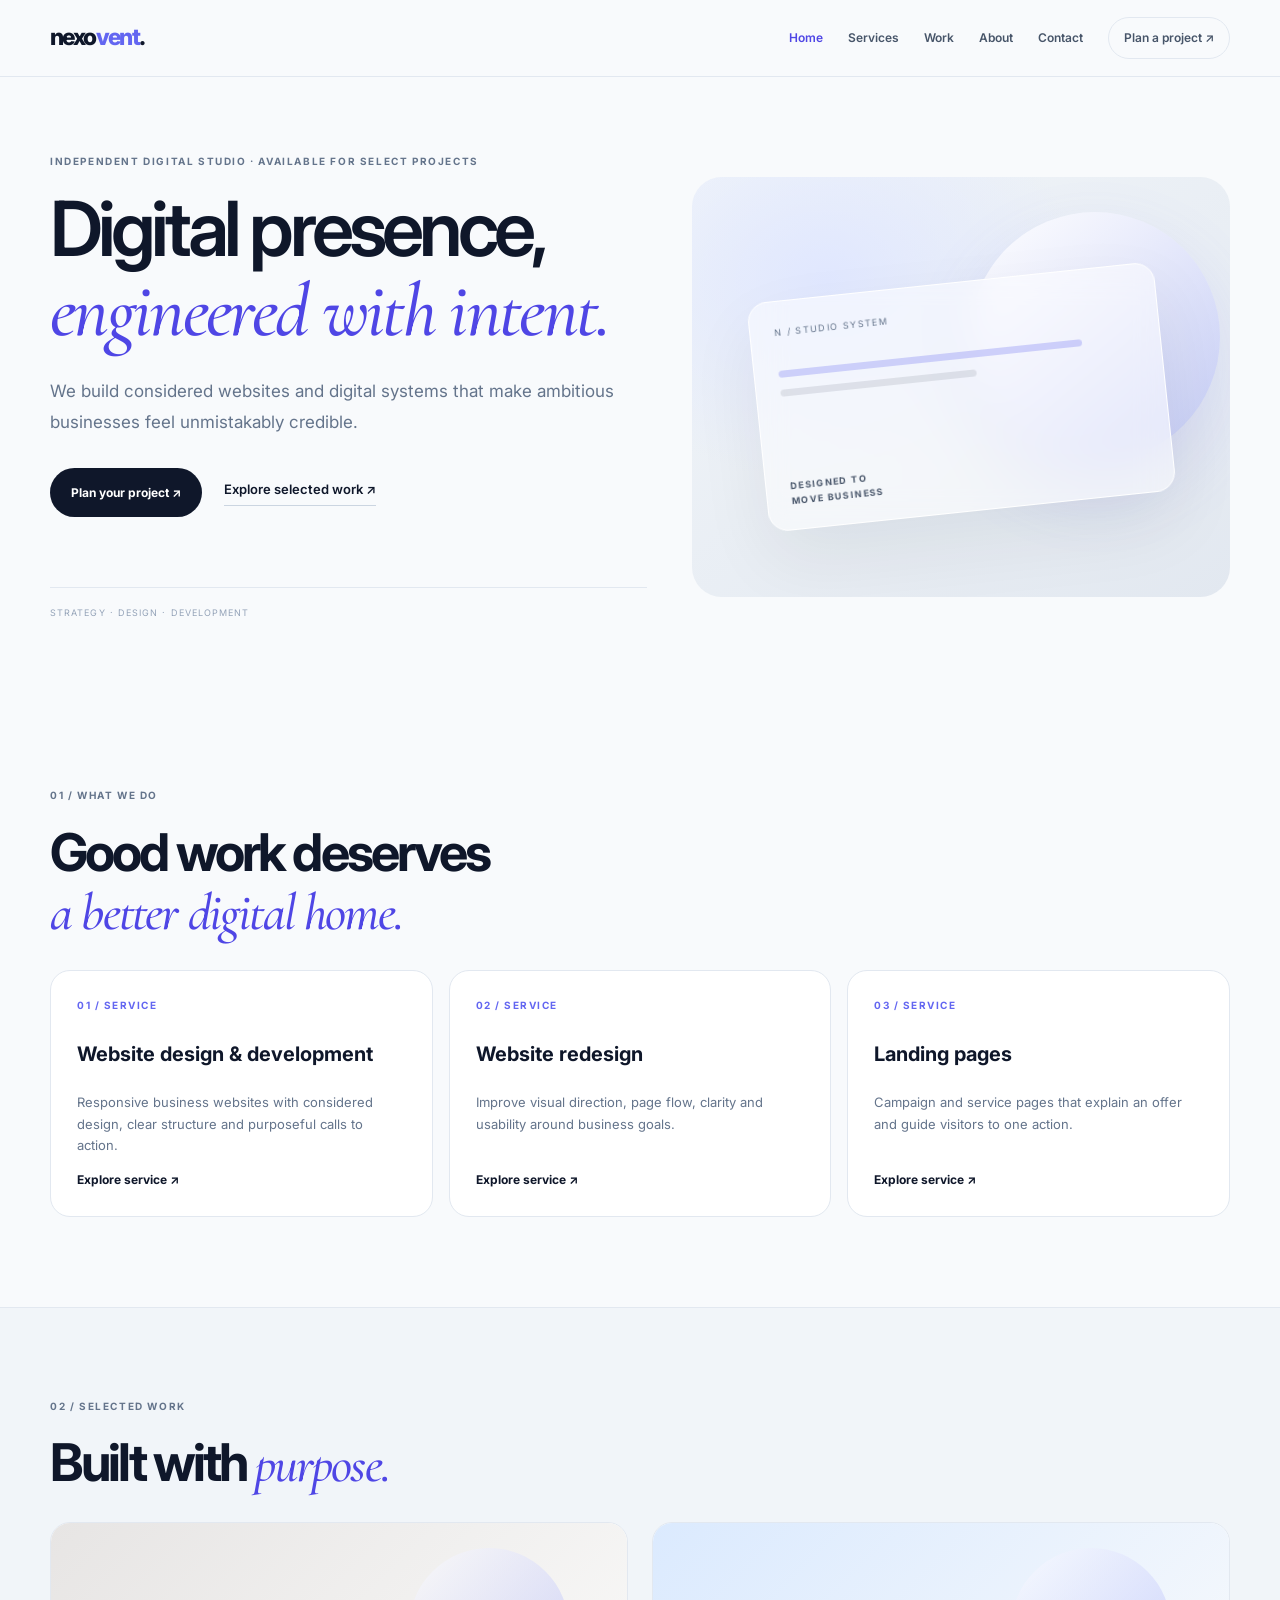
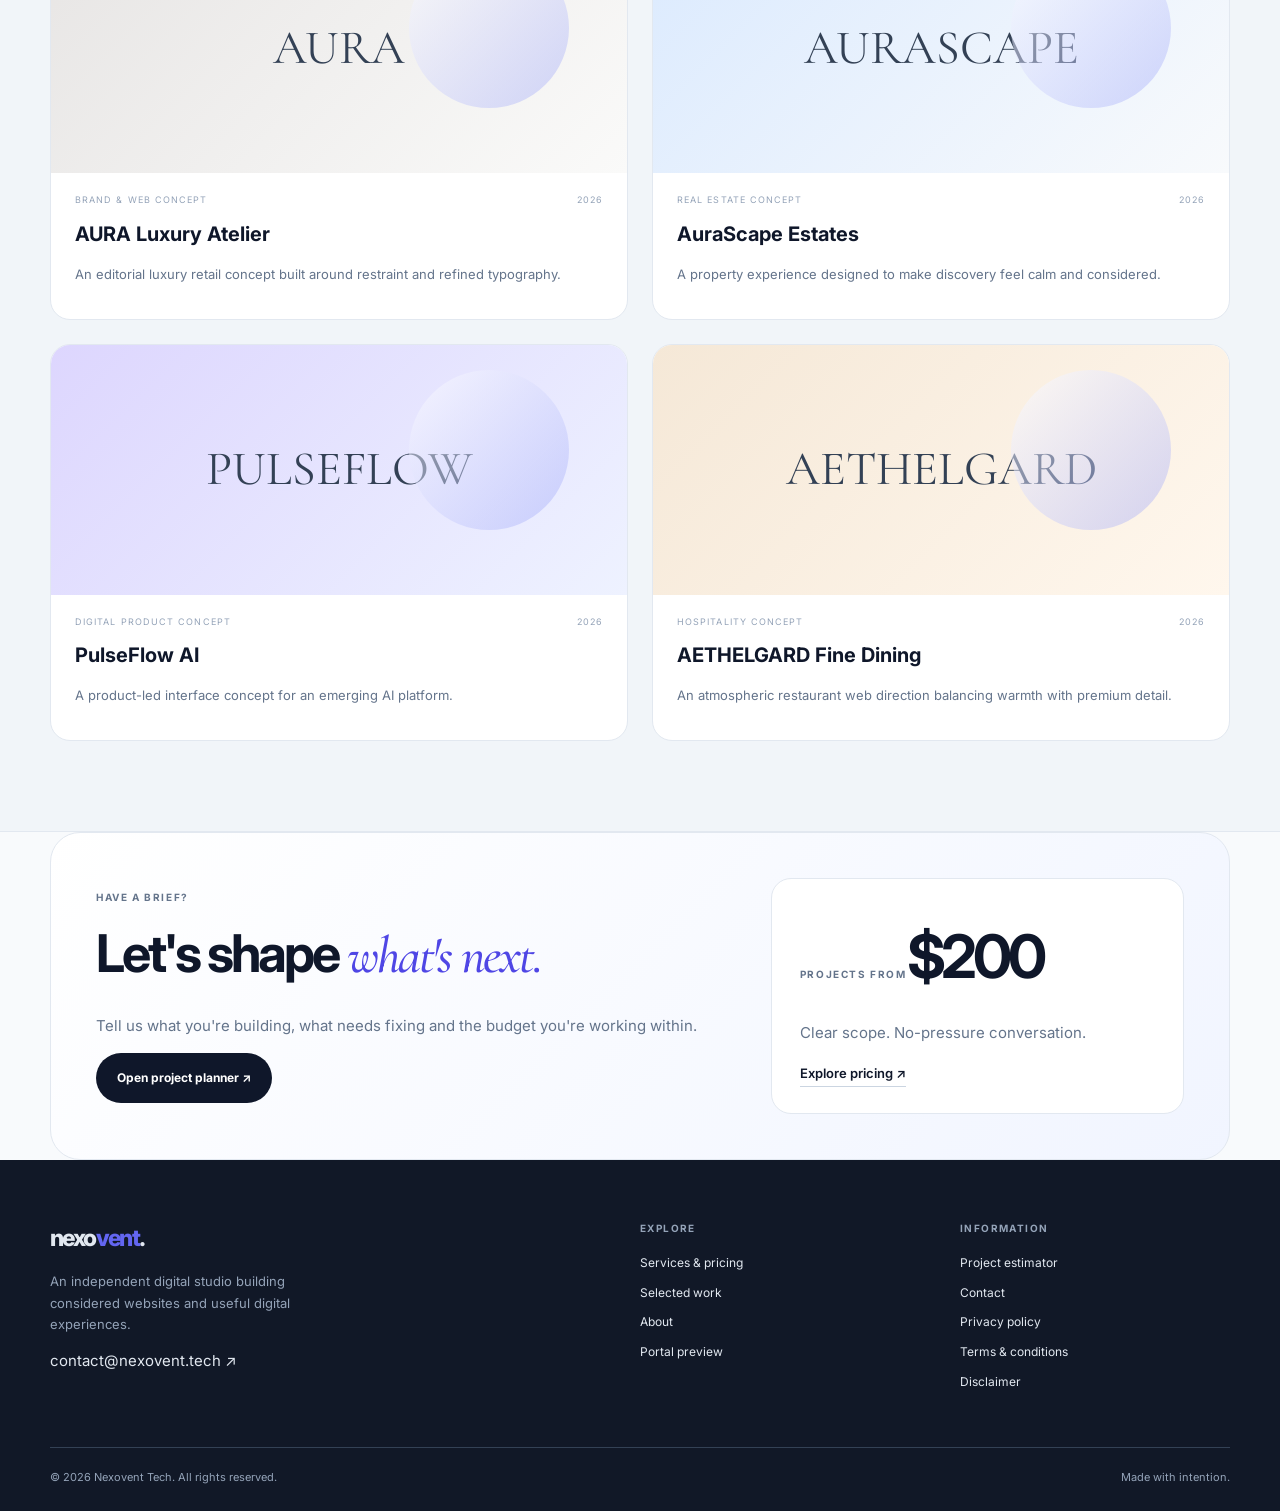
<file: index.html>
<!doctype html><html lang="en"><head><meta charset="utf-8"><meta name="viewport" content="width=device-width,initial-scale=1"><meta name="description" content="Nexovent Tech builds refined websites and digital experiences."><title>Nexovent Tech — Digital, engineered with intent</title><link rel="icon" href="public/favicon.svg"><link rel="stylesheet" href="css/tokens.css"><link rel="stylesheet" href="css/base.css"><link rel="stylesheet" href="css/components.css"><link rel="stylesheet" href="css/responsive.css"></head><body><div id="site-header"></div><main><section class="hero wrap"><div><p class="eyebrow">INDEPENDENT DIGITAL STUDIO · AVAILABLE FOR SELECT PROJECTS</p><h1>Digital presence,<br><em>engineered with intent.</em></h1><p class="lede">We build considered websites and digital systems that make ambitious businesses feel unmistakably credible.</p><div class="actions"><a class="button primary" href="estimate.html">Plan your project ↗</a><a class="text-link" href="work.html">Explore selected work ↗</a></div><div class="hero-foot">STRATEGY · DESIGN · DEVELOPMENT</div></div><div class="hero-art"><div class="orb"></div><div class="glass-panel"><span>N / STUDIO SYSTEM</span><div class="panel-line"></div><div class="panel-line short"></div><b>DESIGNED TO<br>MOVE BUSINESS</b></div></div></section><section class="section wrap"><p class="eyebrow">01 / WHAT WE DO</p><h2>Good work deserves<br><em>a better digital home.</em></h2><div id="home-services" class="service-grid"></div></section><section class="section soft"><div class="wrap"><p class="eyebrow">02 / SELECTED WORK</p><h2>Built with <em>purpose.</em></h2><div id="home-projects" class="project-grid"></div></div></section><section class="section wrap split-cta"><div><p class="eyebrow">HAVE A BRIEF?</p><h2>Let's shape <em>what's next.</em></h2><p>Tell us what you're building, what needs fixing and the budget you're working within.</p><a class="button primary" href="estimate.html">Open project planner ↗</a></div><div class="price-preview"><span class="eyebrow">PROJECTS FROM</span><strong>$200</strong><p>Clear scope. No-pressure conversation.</p><a class="text-link" href="services.html">Explore pricing ↗</a></div></section></main><div id="site-footer"></div><script src="data/site.js"></script><script src="data/services.js"></script><script src="data/projects.js"></script><script src="js/main.js"></script><script src="js/showcase.js"></script></body></html>
</file>
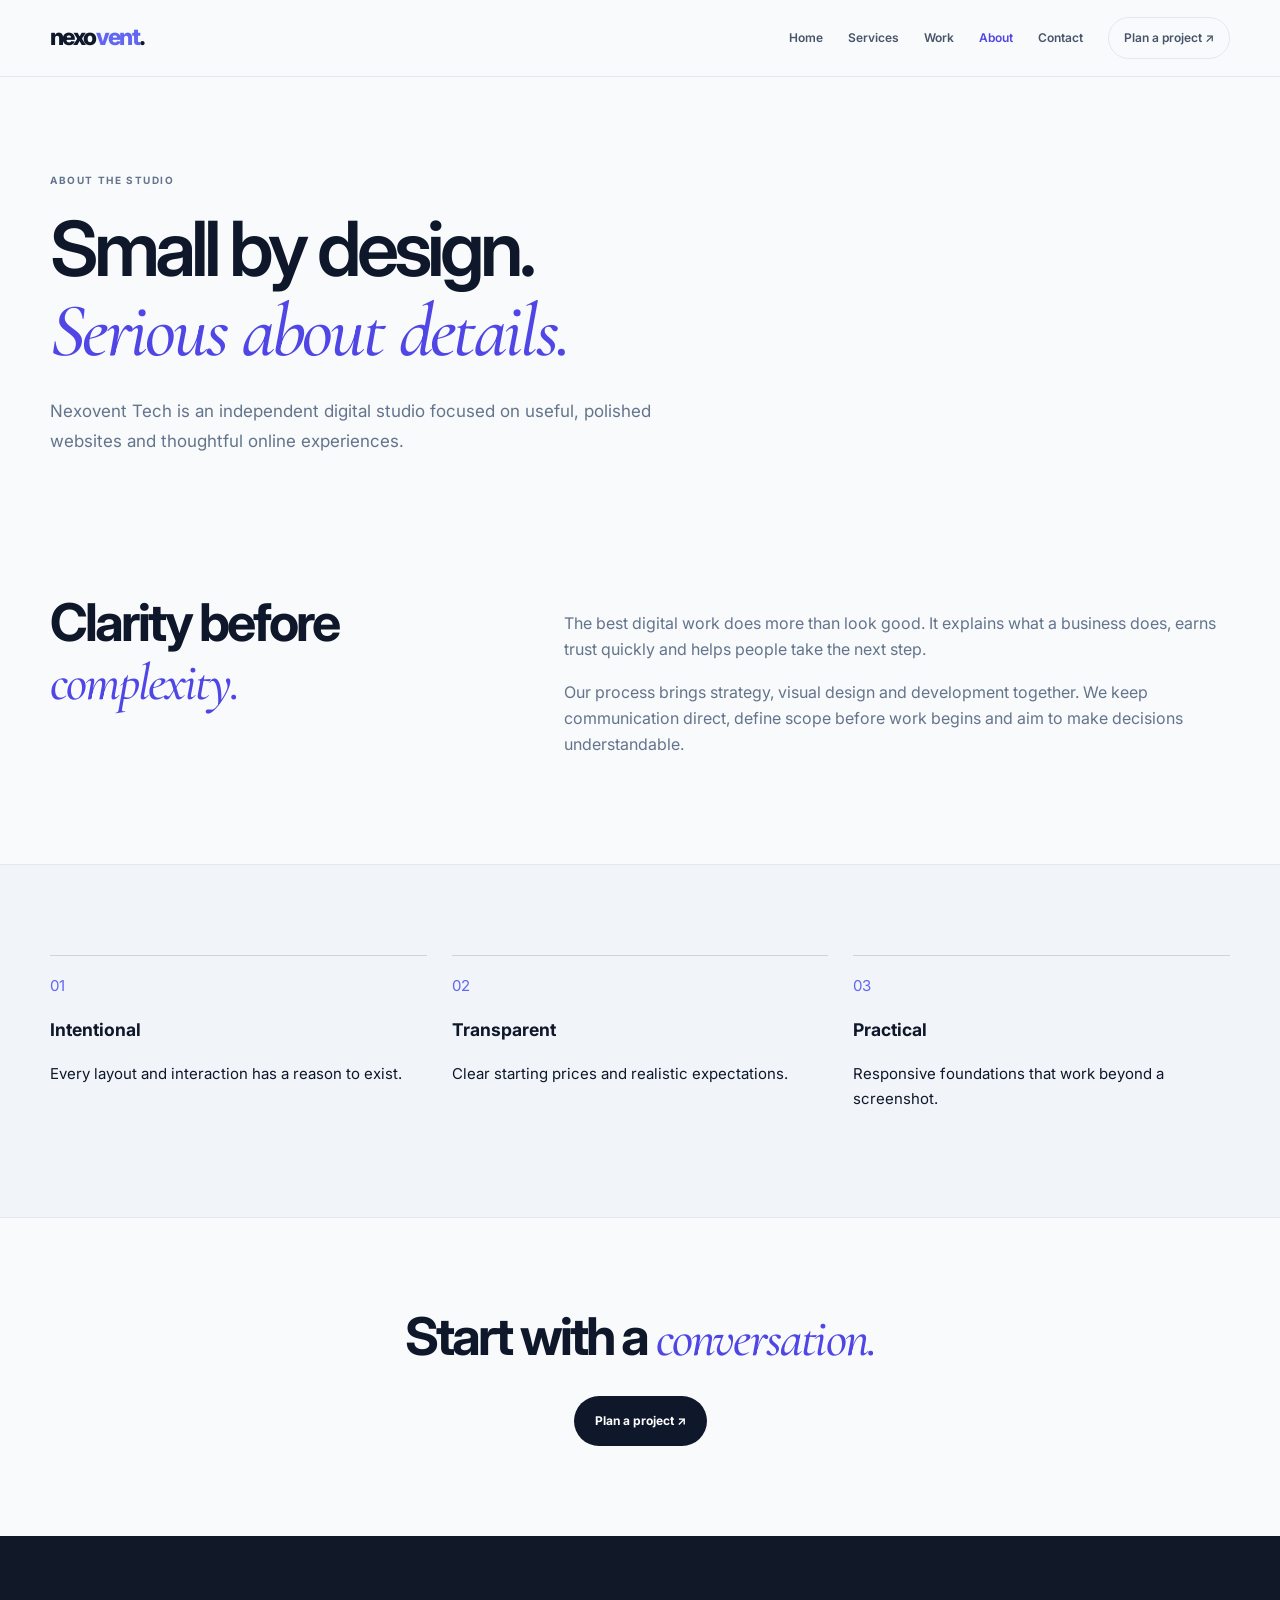
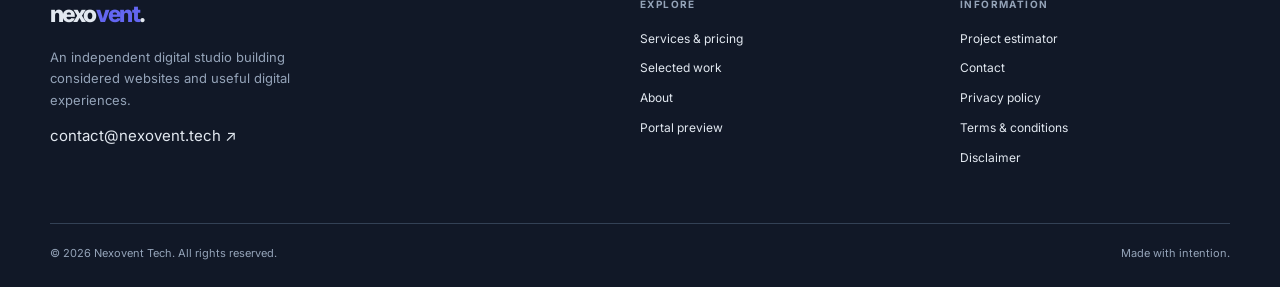
<file: about.html>
<!doctype html><html lang="en"><head><meta charset="utf-8"><meta name="viewport" content="width=device-width,initial-scale=1"><title>About — Nexovent Tech</title><link rel="stylesheet" href="css/tokens.css"><link rel="stylesheet" href="css/base.css"><link rel="stylesheet" href="css/components.css"><link rel="stylesheet" href="css/responsive.css"></head><body><div id="site-header"></div><main><section class="page-hero wrap"><p class="eyebrow">ABOUT THE STUDIO</p><h1>Small by design.<br><em>Serious about details.</em></h1><p class="lede">Nexovent Tech is an independent digital studio focused on useful, polished websites and thoughtful online experiences.</p></section><section class="section wrap two-column"><div><h2>Clarity before<br><em>complexity.</em></h2></div><div class="prose"><p>The best digital work does more than look good. It explains what a business does, earns trust quickly and helps people take the next step.</p><p>Our process brings strategy, visual design and development together. We keep communication direct, define scope before work begins and aim to make decisions understandable.</p></div></section><section class="section soft"><div class="wrap values-grid"><article><span>01</span><h3>Intentional</h3><p>Every layout and interaction has a reason to exist.</p></article><article><span>02</span><h3>Transparent</h3><p>Clear starting prices and realistic expectations.</p></article><article><span>03</span><h3>Practical</h3><p>Responsive foundations that work beyond a screenshot.</p></article></div></section><section class="section wrap center"><h2>Start with a <em>conversation.</em></h2><a class="button primary" href="estimate.html">Plan a project ↗</a></section></main><div id="site-footer"></div><script src="data/site.js"></script><script src="js/main.js"></script></body></html>
</file>
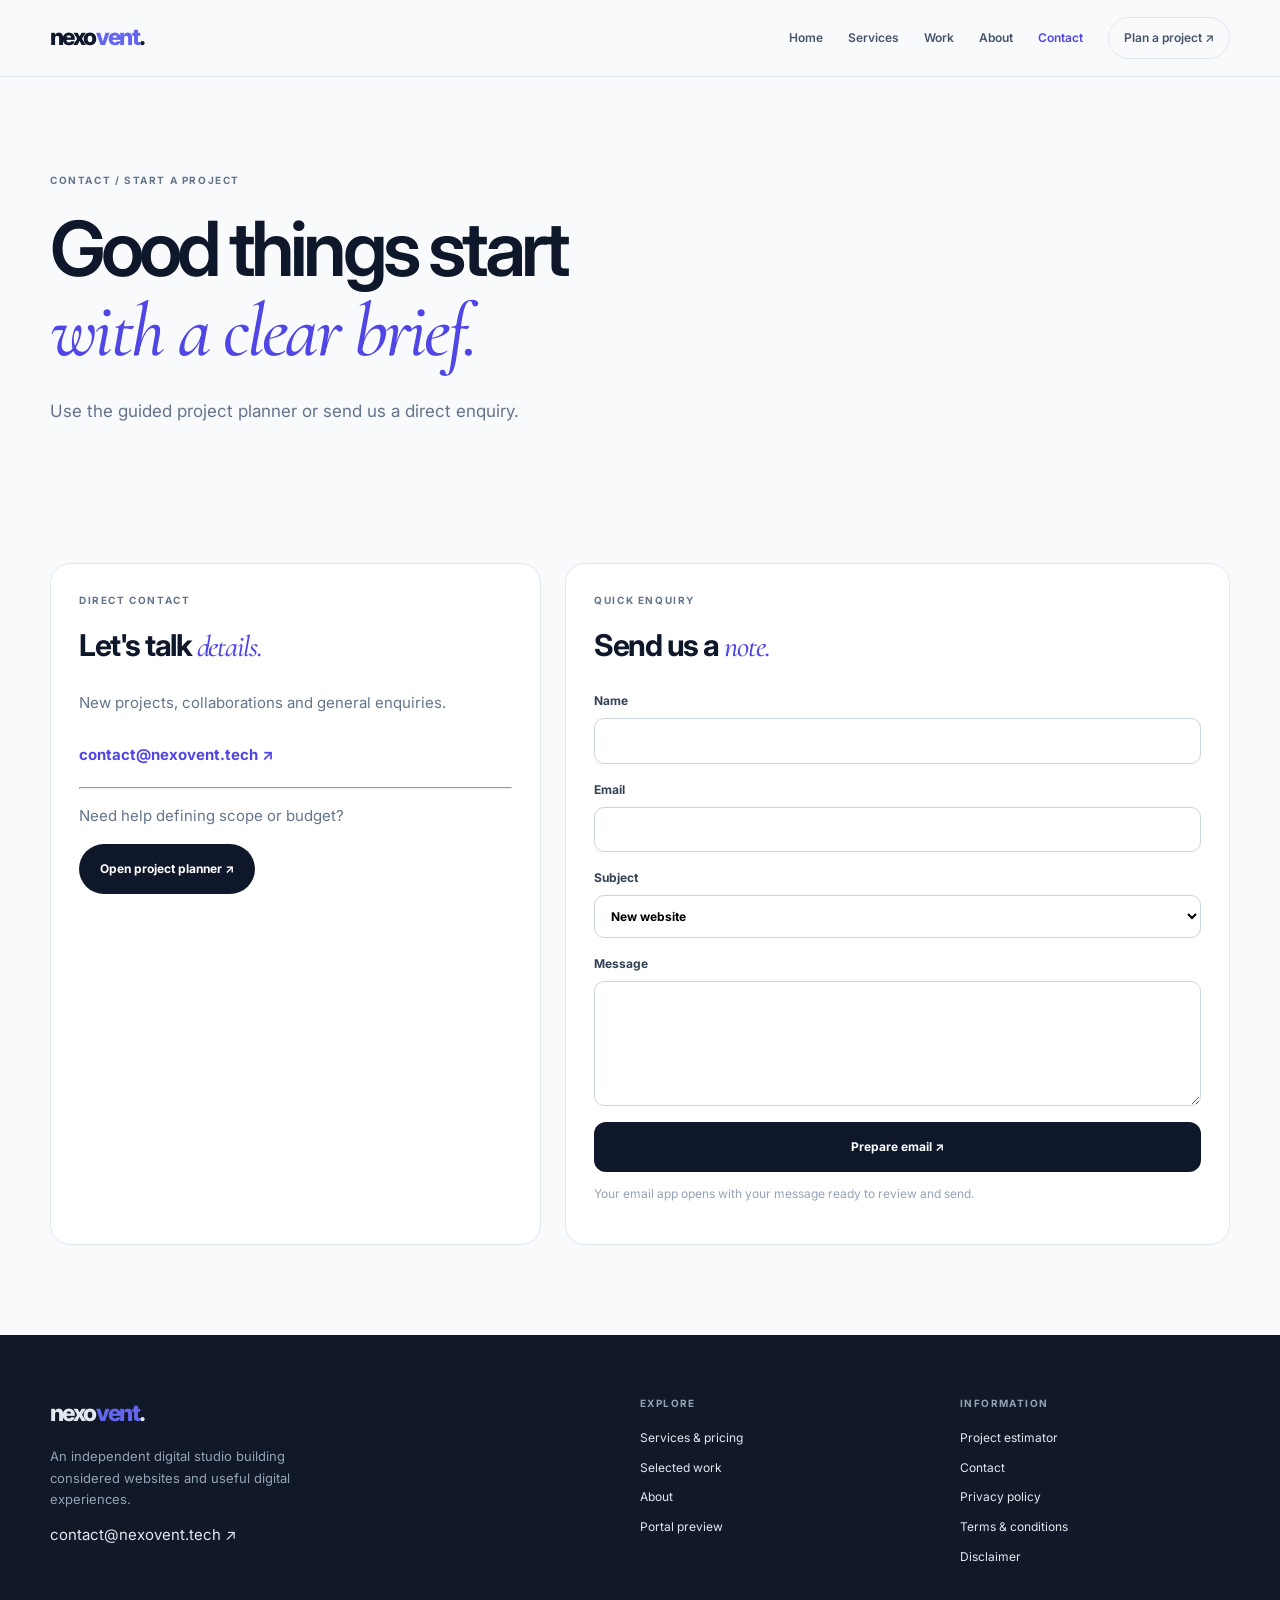
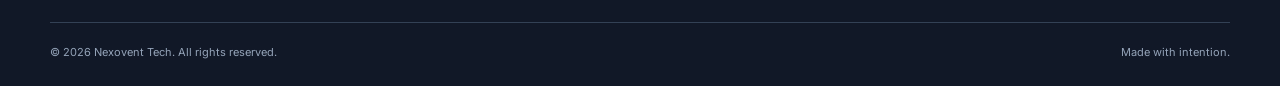
<file: contact.html>
<!doctype html><html lang="en"><head><meta charset="utf-8"><meta name="viewport" content="width=device-width,initial-scale=1"><title>Contact — Nexovent Tech</title><link rel="stylesheet" href="css/tokens.css"><link rel="stylesheet" href="css/base.css"><link rel="stylesheet" href="css/components.css"><link rel="stylesheet" href="css/responsive.css"></head><body><div id="site-header"></div><main><section class="page-hero wrap"><p class="eyebrow">CONTACT / START A PROJECT</p><h1>Good things start<br><em>with a clear brief.</em></h1><p class="lede">Use the guided project planner or send us a direct enquiry.</p></section><section class="section wrap contact-layout"><div class="contact-card"><p class="eyebrow">DIRECT CONTACT</p><h2>Let's talk <em>details.</em></h2><p>New projects, collaborations and general enquiries.</p><a class="email-link" href="mailto:contact@nexovent.tech">contact@nexovent.tech ↗</a><hr><p>Need help defining scope or budget?</p><a class="button primary" href="estimate.html">Open project planner ↗</a></div><form id="contact-form" class="contact-form"><p class="eyebrow">QUICK ENQUIRY</p><h2>Send us a <em>note.</em></h2><label class="field-label">Name<input name="name" required></label><label class="field-label">Email<input name="email" type="email" required></label><label class="field-label">Subject<select name="subject"><option>New website</option><option>Website redesign</option><option>Bug fixes / improvements</option><option>Branding / creative</option><option>General enquiry</option></select></label><label class="field-label">Message<textarea name="message" rows="5" required></textarea></label><button class="button primary wide" type="submit">Prepare email ↗</button><p class="fine-print">Your email app opens with your message ready to review and send.</p></form></section></main><div id="site-footer"></div><script src="data/site.js"></script><script src="js/main.js"></script><script src="js/lead-form.js"></script></body></html>
</file>
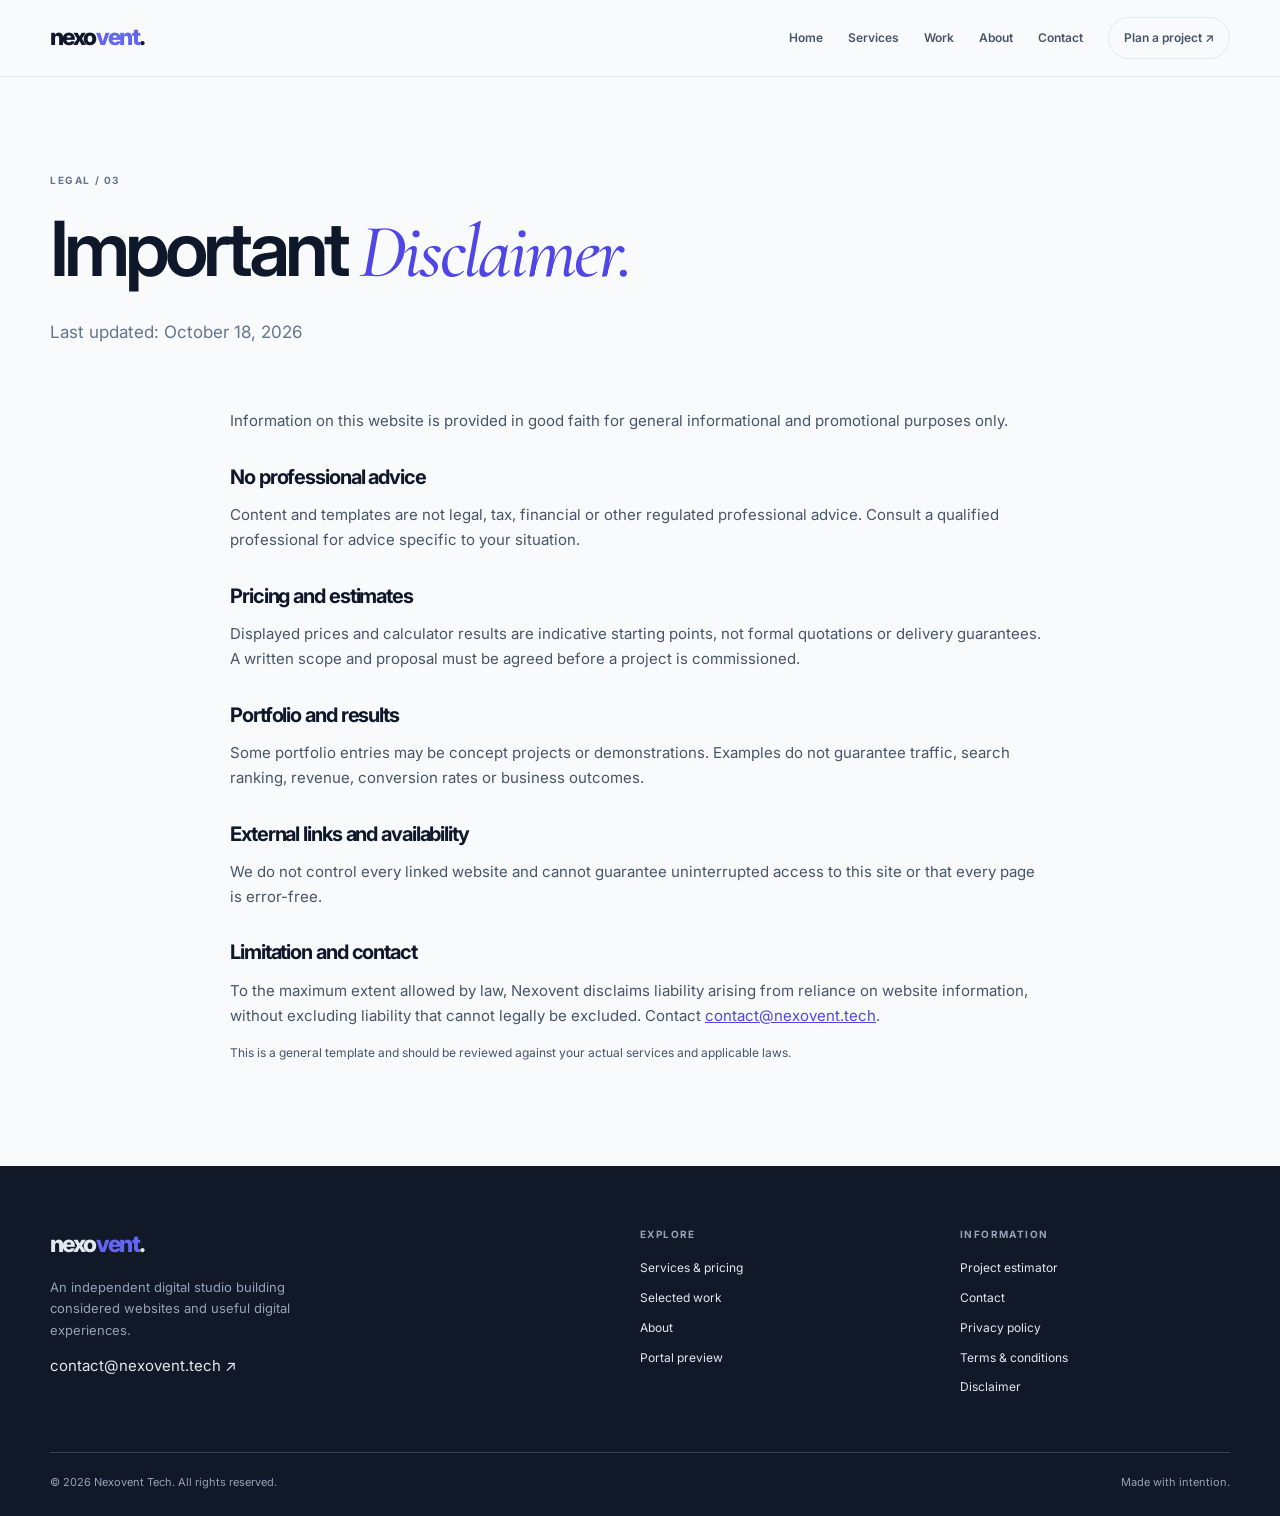
<file: disclaimer.html>
<!doctype html><html lang="en"><head><meta charset="utf-8"><meta name="viewport" content="width=device-width,initial-scale=1"><title>Disclaimer — Nexovent</title><link rel="stylesheet" href="css/tokens.css"><link rel="stylesheet" href="css/base.css"><link rel="stylesheet" href="css/components.css"><link rel="stylesheet" href="css/responsive.css"></head><body><div id="site-header"></div><main><section class="page-hero wrap compact"><p class="eyebrow">LEGAL / 03</p><h1>Important <em>Disclaimer.</em></h1><p class="lede">Last updated: October 18, 2026</p></section><section class="section wrap legal-copy"><p>Information on this website is provided in good faith for general informational and promotional purposes only.</p><h2>No professional advice</h2><p>Content and templates are not legal, tax, financial or other regulated professional advice. Consult a qualified professional for advice specific to your situation.</p><h2>Pricing and estimates</h2><p>Displayed prices and calculator results are indicative starting points, not formal quotations or delivery guarantees. A written scope and proposal must be agreed before a project is commissioned.</p><h2>Portfolio and results</h2><p>Some portfolio entries may be concept projects or demonstrations. Examples do not guarantee traffic, search ranking, revenue, conversion rates or business outcomes.</p><h2>External links and availability</h2><p>We do not control every linked website and cannot guarantee uninterrupted access to this site or that every page is error-free.</p><h2>Limitation and contact</h2><p>To the maximum extent allowed by law, Nexovent disclaims liability arising from reliance on website information, without excluding liability that cannot legally be excluded. Contact <a href="mailto:contact@nexovent.tech">contact@nexovent.tech</a>.</p><p class="fine-print">This is a general template and should be reviewed against your actual services and applicable laws.</p></section></main><div id="site-footer"></div><script src="data/site.js"></script><script src="js/main.js"></script></body></html>
</file>
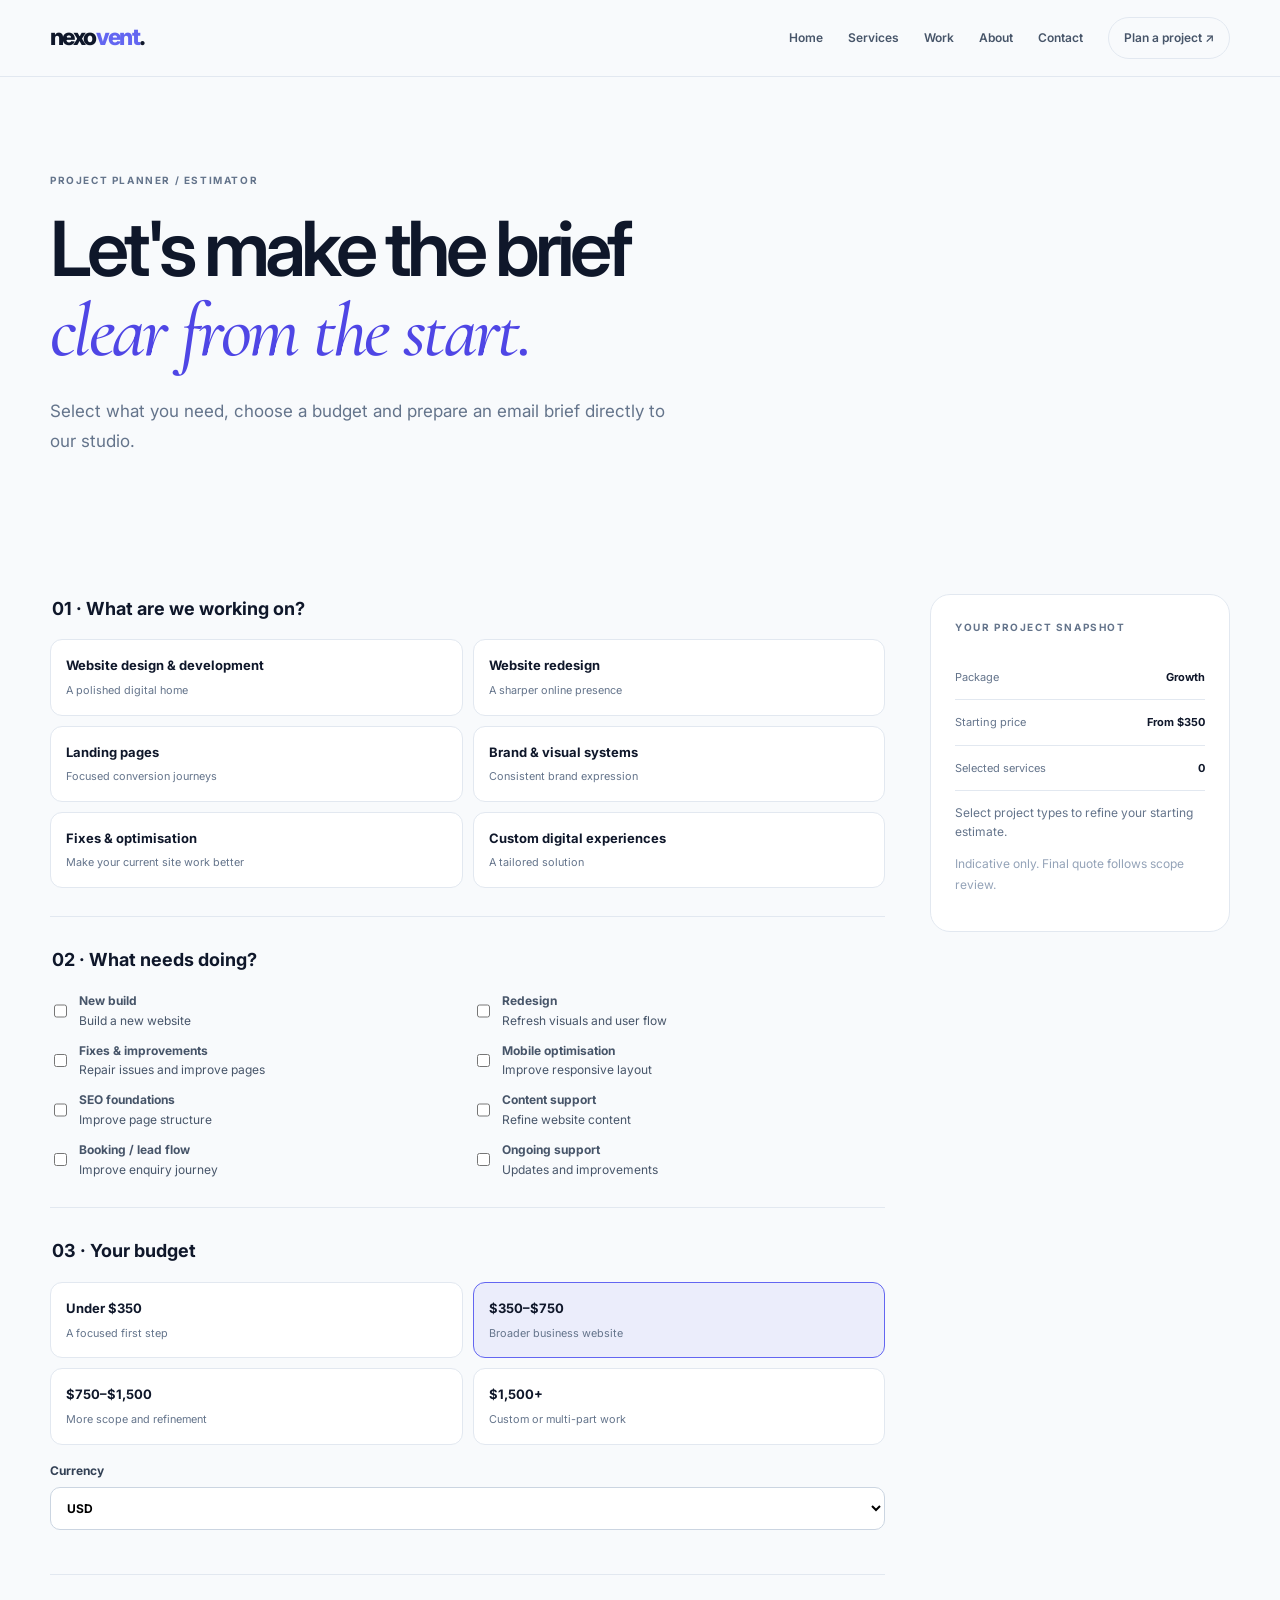
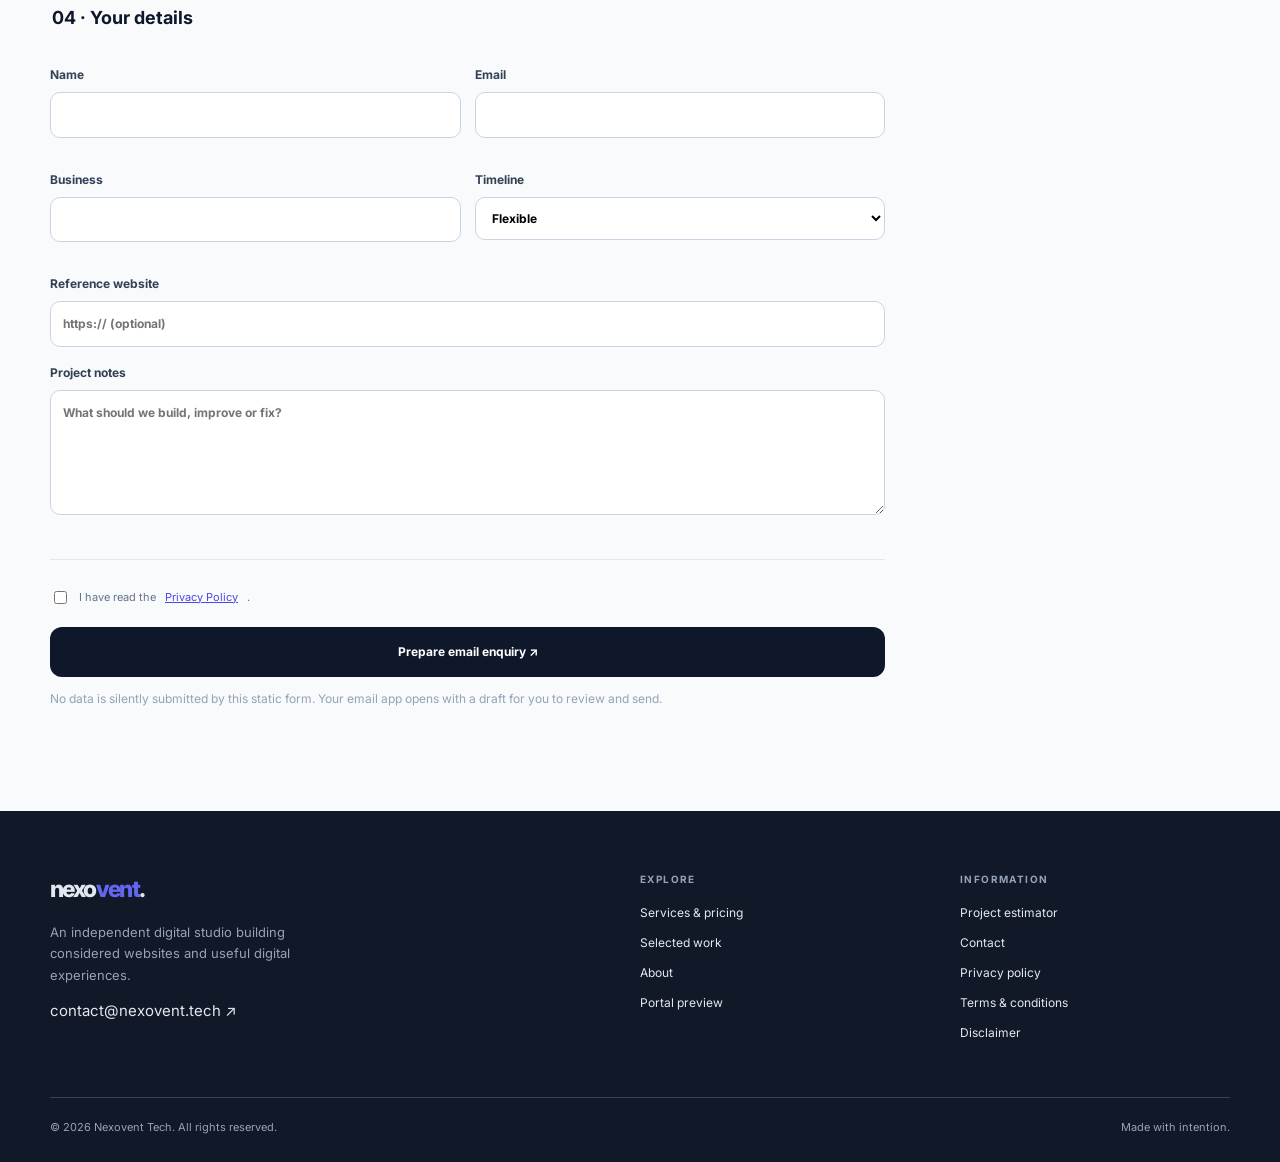
<file: estimate.html>
<!doctype html><html lang="en"><head><meta charset="utf-8"><meta name="viewport" content="width=device-width,initial-scale=1"><title>Project Estimator — Nexovent</title><link rel="stylesheet" href="css/tokens.css"><link rel="stylesheet" href="css/base.css"><link rel="stylesheet" href="css/components.css"><link rel="stylesheet" href="css/responsive.css"></head><body><div id="site-header"></div><main><section class="page-hero wrap"><p class="eyebrow">PROJECT PLANNER / ESTIMATOR</p><h1>Let's make the brief<br><em>clear from the start.</em></h1><p class="lede">Select what you need, choose a budget and prepare an email brief directly to our studio.</p></section><section class="section wrap"><form id="estimator-form" class="estimator-layout"><div><fieldset class="form-step"><legend>01 · What are we working on?</legend><div id="project-type-options" class="choice-grid"></div></fieldset><fieldset class="form-step"><legend>02 · What needs doing?</legend><div id="scope-options" class="check-list"></div></fieldset><fieldset class="form-step"><legend>03 · Your budget</legend><div id="budget-options" class="budget-options"></div><label class="field-label">Currency<select name="currency"><option>USD</option><option>INR</option><option>GBP</option><option>EUR</option></select></label></fieldset><fieldset class="form-step"><legend>04 · Your details</legend><div class="field-grid"><label class="field-label">Name<input name="name" required></label><label class="field-label">Email<input name="email" type="email" required></label><label class="field-label">Business<input name="business"></label><label class="field-label">Timeline<select name="timeline"><option>Flexible</option><option>1–2 weeks</option><option>Within a month</option><option>1–3 months</option></select></label></div><label class="field-label">Reference website<input name="links" type="url" placeholder="https:// (optional)"></label><label class="field-label">Project notes<textarea name="notes" rows="5" placeholder="What should we build, improve or fix?"></textarea></label></fieldset><label class="consent"><input type="checkbox" required> I have read the <a href="privacy.html">Privacy Policy</a>.</label><button class="button primary wide" type="submit">Prepare email enquiry ↗</button><p class="fine-print">No data is silently submitted by this static form. Your email app opens with a draft for you to review and send.</p></div><aside class="estimate-summary"><p class="eyebrow">YOUR PROJECT SNAPSHOT</p><div class="summary-line"><span>Package</span><strong id="summary-package">Growth</strong></div><div class="summary-line"><span>Starting price</span><strong id="summary-price">$350</strong></div><div class="summary-line"><span>Selected services</span><strong id="summary-count">0</strong></div><p id="summary-note" class="summary-note">Select a project type to refine your estimate.</p><p class="fine-print">Indicative only. Final quote follows scope review.</p></aside></form></section></main><div id="site-footer"></div><script src="data/site.js"></script><script src="data/services.js"></script><script src="js/main.js"></script><script src="js/estimator.js"></script><script src="js/lead-form.js"></script></body></html>
</file>
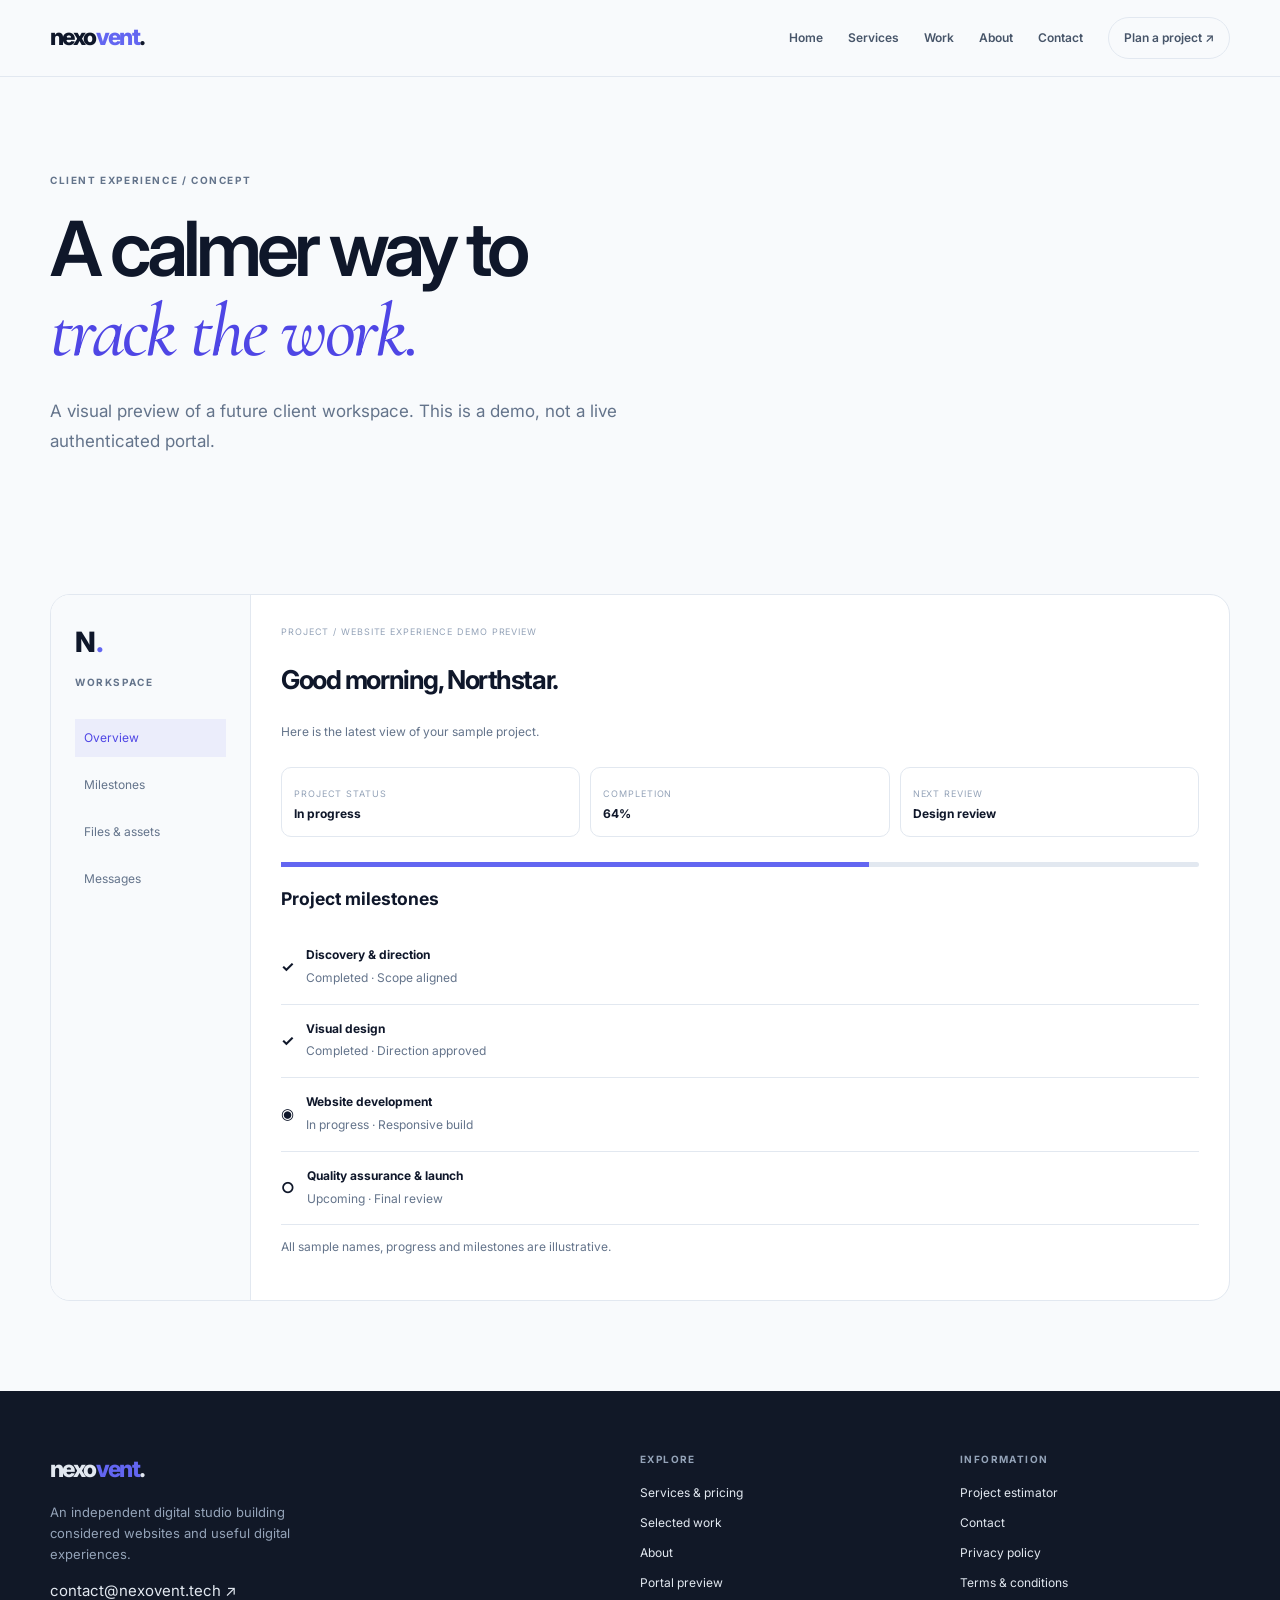
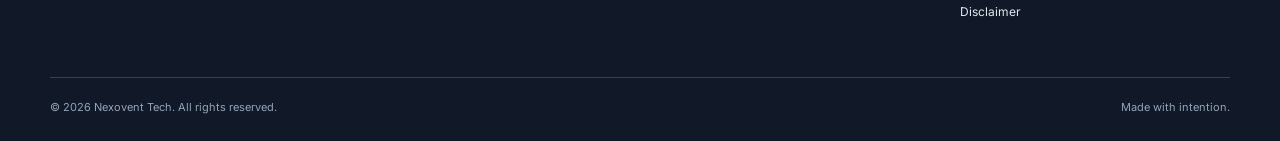
<file: portal-preview.html>
<!doctype html><html lang="en"><head><meta charset="utf-8"><meta name="viewport" content="width=device-width,initial-scale=1"><title>Client Portal Preview — Nexovent</title><link rel="stylesheet" href="css/tokens.css"><link rel="stylesheet" href="css/base.css"><link rel="stylesheet" href="css/components.css"><link rel="stylesheet" href="css/responsive.css"></head><body><div id="site-header"></div><main><section class="page-hero wrap"><p class="eyebrow">CLIENT EXPERIENCE / CONCEPT</p><h1>A calmer way to<br><em>track the work.</em></h1><p class="lede">A visual preview of a future client workspace. This is a demo, not a live authenticated portal.</p></section><section class="section wrap"><div class="portal-window"><aside class="portal-side"><div class="portal-logo">N<span>.</span></div><p class="eyebrow">WORKSPACE</p><a class="portal-active">Overview</a><a>Milestones</a><a>Files & assets</a><a>Messages</a></aside><div class="portal-content"><div class="portal-top">PROJECT / WEBSITE EXPERIENCE <span class="pill">DEMO PREVIEW</span></div><h2>Good morning, Northstar.</h2><p>Here is the latest view of your sample project.</p><div class="portal-stats"><div><span>PROJECT STATUS</span><strong>In progress</strong></div><div><span>COMPLETION</span><strong>64%</strong></div><div><span>NEXT REVIEW</span><strong>Design review</strong></div></div><div class="progress"><span></span></div><h3>Project milestones</h3><div class="milestone"><b>✓</b><div><strong>Discovery & direction</strong><small>Completed · Scope aligned</small></div></div><div class="milestone"><b>✓</b><div><strong>Visual design</strong><small>Completed · Direction approved</small></div></div><div class="milestone"><b>◉</b><div><strong>Website development</strong><small>In progress · Responsive build</small></div></div><div class="milestone"><b>○</b><div><strong>Quality assurance & launch</strong><small>Upcoming · Final review</small></div></div><p class="fine-print">All sample names, progress and milestones are illustrative.</p></div></div></section></main><div id="site-footer"></div><script src="data/site.js"></script><script src="js/main.js"></script><script src="js/portal.js"></script></body></html>
</file>
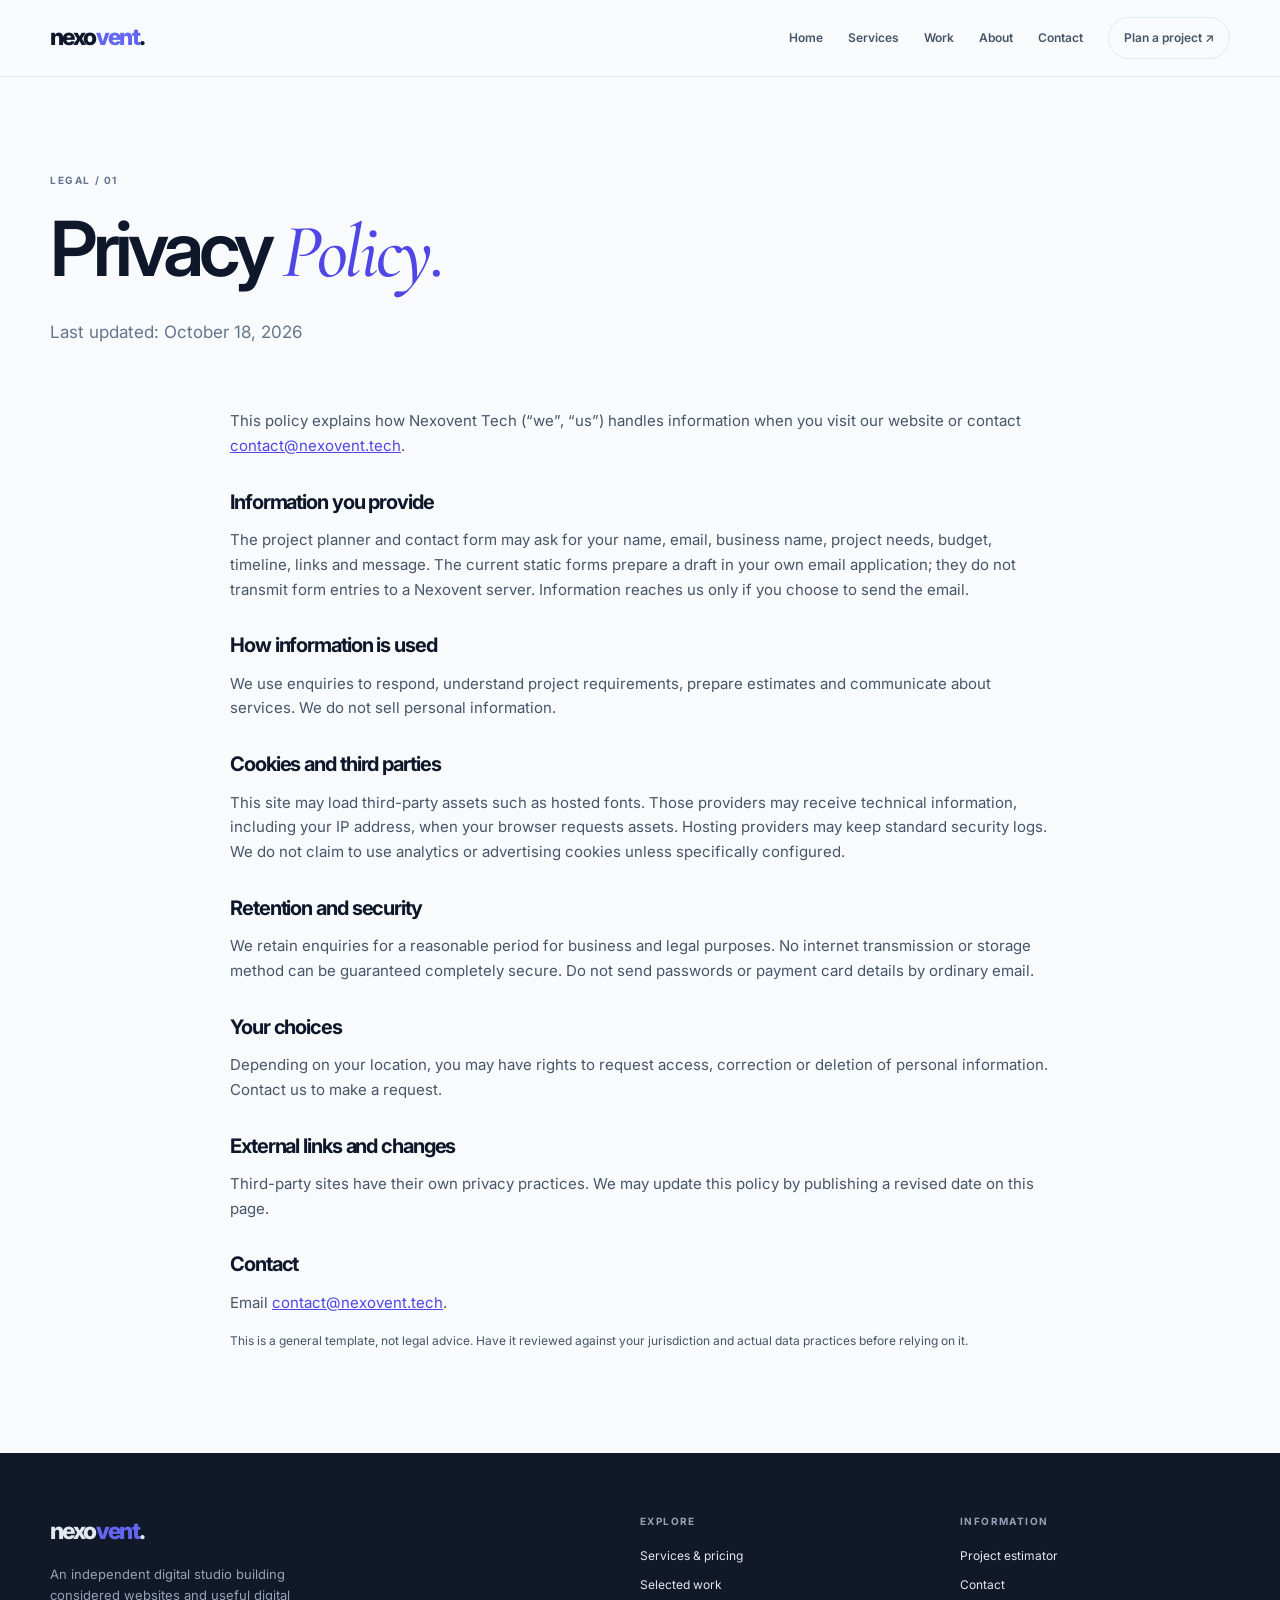
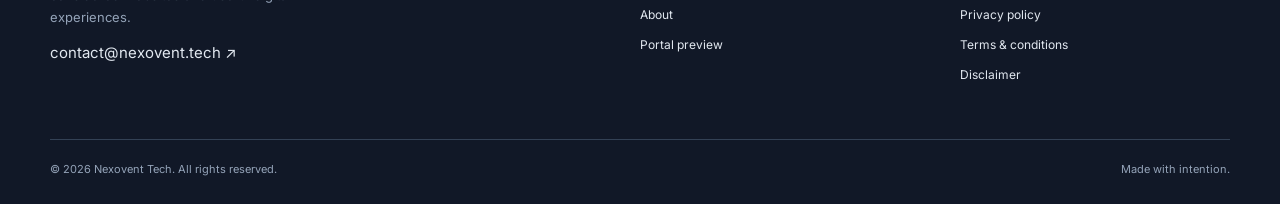
<file: privacy.html>
<!doctype html><html lang="en"><head><meta charset="utf-8"><meta name="viewport" content="width=device-width,initial-scale=1"><title>Privacy Policy — Nexovent Tech</title><link rel="stylesheet" href="css/tokens.css"><link rel="stylesheet" href="css/base.css"><link rel="stylesheet" href="css/components.css"><link rel="stylesheet" href="css/responsive.css"></head><body><div id="site-header"></div><main><section class="page-hero wrap compact"><p class="eyebrow">LEGAL / 01</p><h1>Privacy <em>Policy.</em></h1><p class="lede">Last updated: October 18, 2026</p></section><section class="section wrap legal-copy"><p>This policy explains how Nexovent Tech (“we”, “us”) handles information when you visit our website or contact <a href="mailto:contact@nexovent.tech">contact@nexovent.tech</a>.</p><h2>Information you provide</h2><p>The project planner and contact form may ask for your name, email, business name, project needs, budget, timeline, links and message. The current static forms prepare a draft in your own email application; they do not transmit form entries to a Nexovent server. Information reaches us only if you choose to send the email.</p><h2>How information is used</h2><p>We use enquiries to respond, understand project requirements, prepare estimates and communicate about services. We do not sell personal information.</p><h2>Cookies and third parties</h2><p>This site may load third-party assets such as hosted fonts. Those providers may receive technical information, including your IP address, when your browser requests assets. Hosting providers may keep standard security logs. We do not claim to use analytics or advertising cookies unless specifically configured.</p><h2>Retention and security</h2><p>We retain enquiries for a reasonable period for business and legal purposes. No internet transmission or storage method can be guaranteed completely secure. Do not send passwords or payment card details by ordinary email.</p><h2>Your choices</h2><p>Depending on your location, you may have rights to request access, correction or deletion of personal information. Contact us to make a request.</p><h2>External links and changes</h2><p>Third-party sites have their own privacy practices. We may update this policy by publishing a revised date on this page.</p><h2>Contact</h2><p>Email <a href="mailto:contact@nexovent.tech">contact@nexovent.tech</a>.</p><p class="fine-print">This is a general template, not legal advice. Have it reviewed against your jurisdiction and actual data practices before relying on it.</p></section></main><div id="site-footer"></div><script src="data/site.js"></script><script src="js/main.js"></script></body></html>
</file>
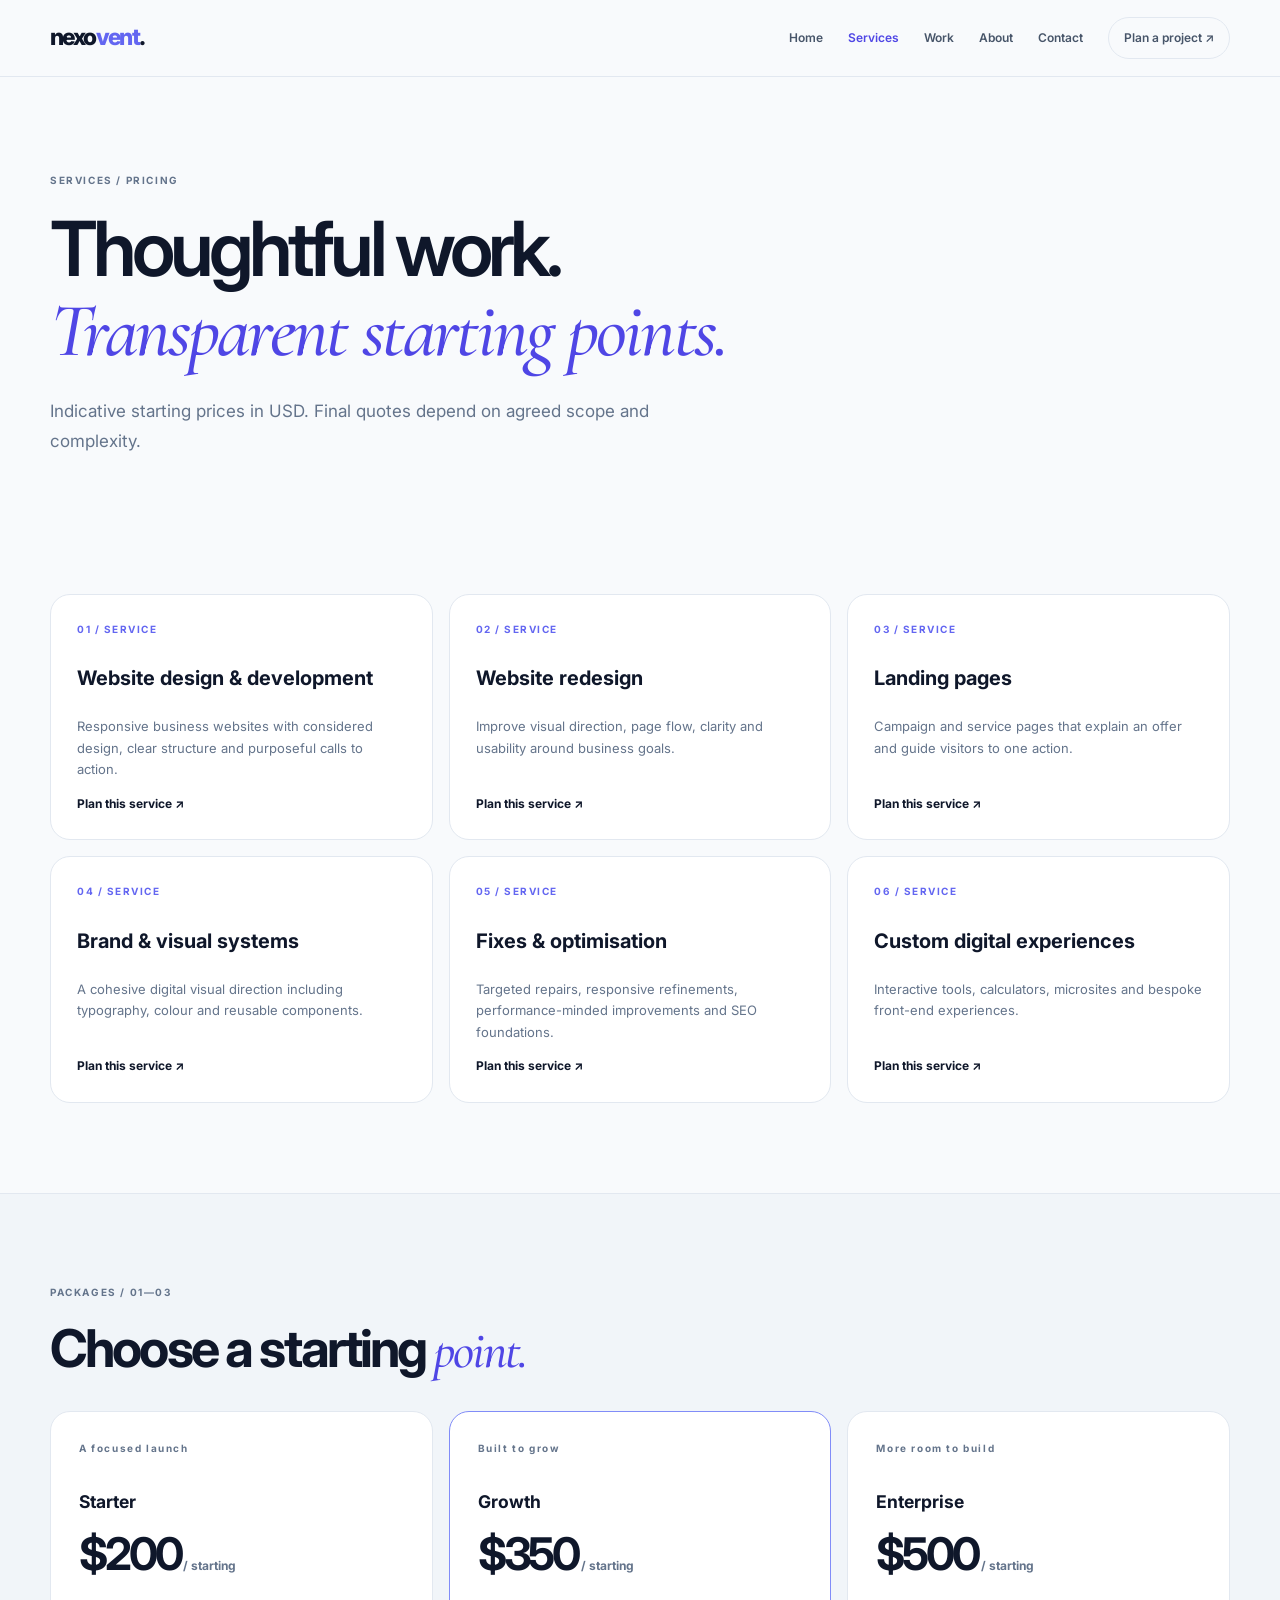
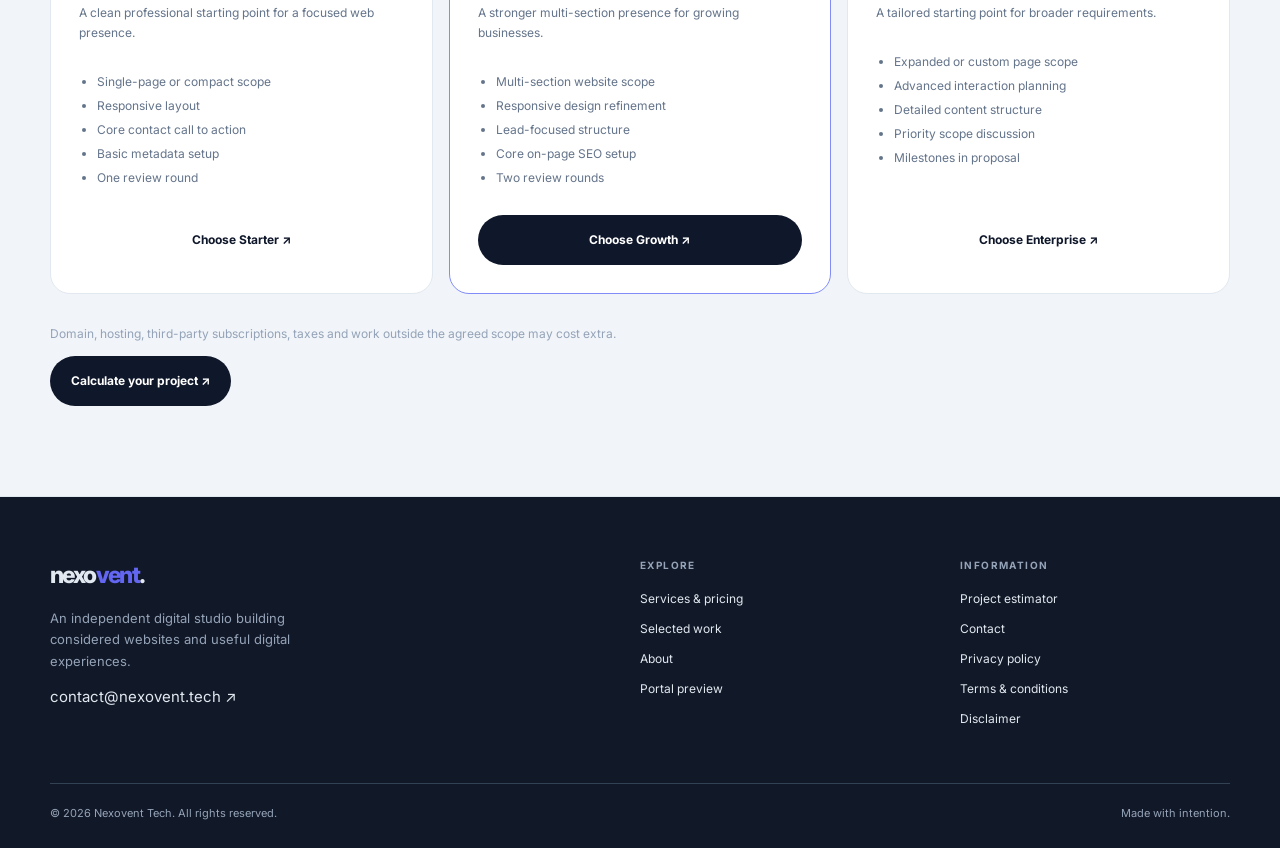
<file: services.html>
<!doctype html><html lang="en"><head><meta charset="utf-8"><meta name="viewport" content="width=device-width,initial-scale=1"><title>Services & Pricing — Nexovent</title><link rel="stylesheet" href="css/tokens.css"><link rel="stylesheet" href="css/base.css"><link rel="stylesheet" href="css/components.css"><link rel="stylesheet" href="css/responsive.css"></head><body><div id="site-header"></div><main><section class="page-hero wrap"><p class="eyebrow">SERVICES / PRICING</p><h1>Thoughtful work.<br><em>Transparent starting points.</em></h1><p class="lede">Indicative starting prices in USD. Final quotes depend on agreed scope and complexity.</p></section><section class="section wrap"><div id="service-list" class="service-grid"></div></section><section class="section soft"><div class="wrap"><p class="eyebrow">PACKAGES / 01—03</p><h2>Choose a starting <em>point.</em></h2><div id="pricing-grid" class="pricing-grid"></div><p class="fine-print">Domain, hosting, third-party subscriptions, taxes and work outside the agreed scope may cost extra.</p><a class="button primary" href="estimate.html">Calculate your project ↗</a></div></section></main><div id="site-footer"></div><script src="data/site.js"></script><script src="data/services.js"></script><script src="js/main.js"></script><script src="js/estimator.js"></script></body></html>
</file>
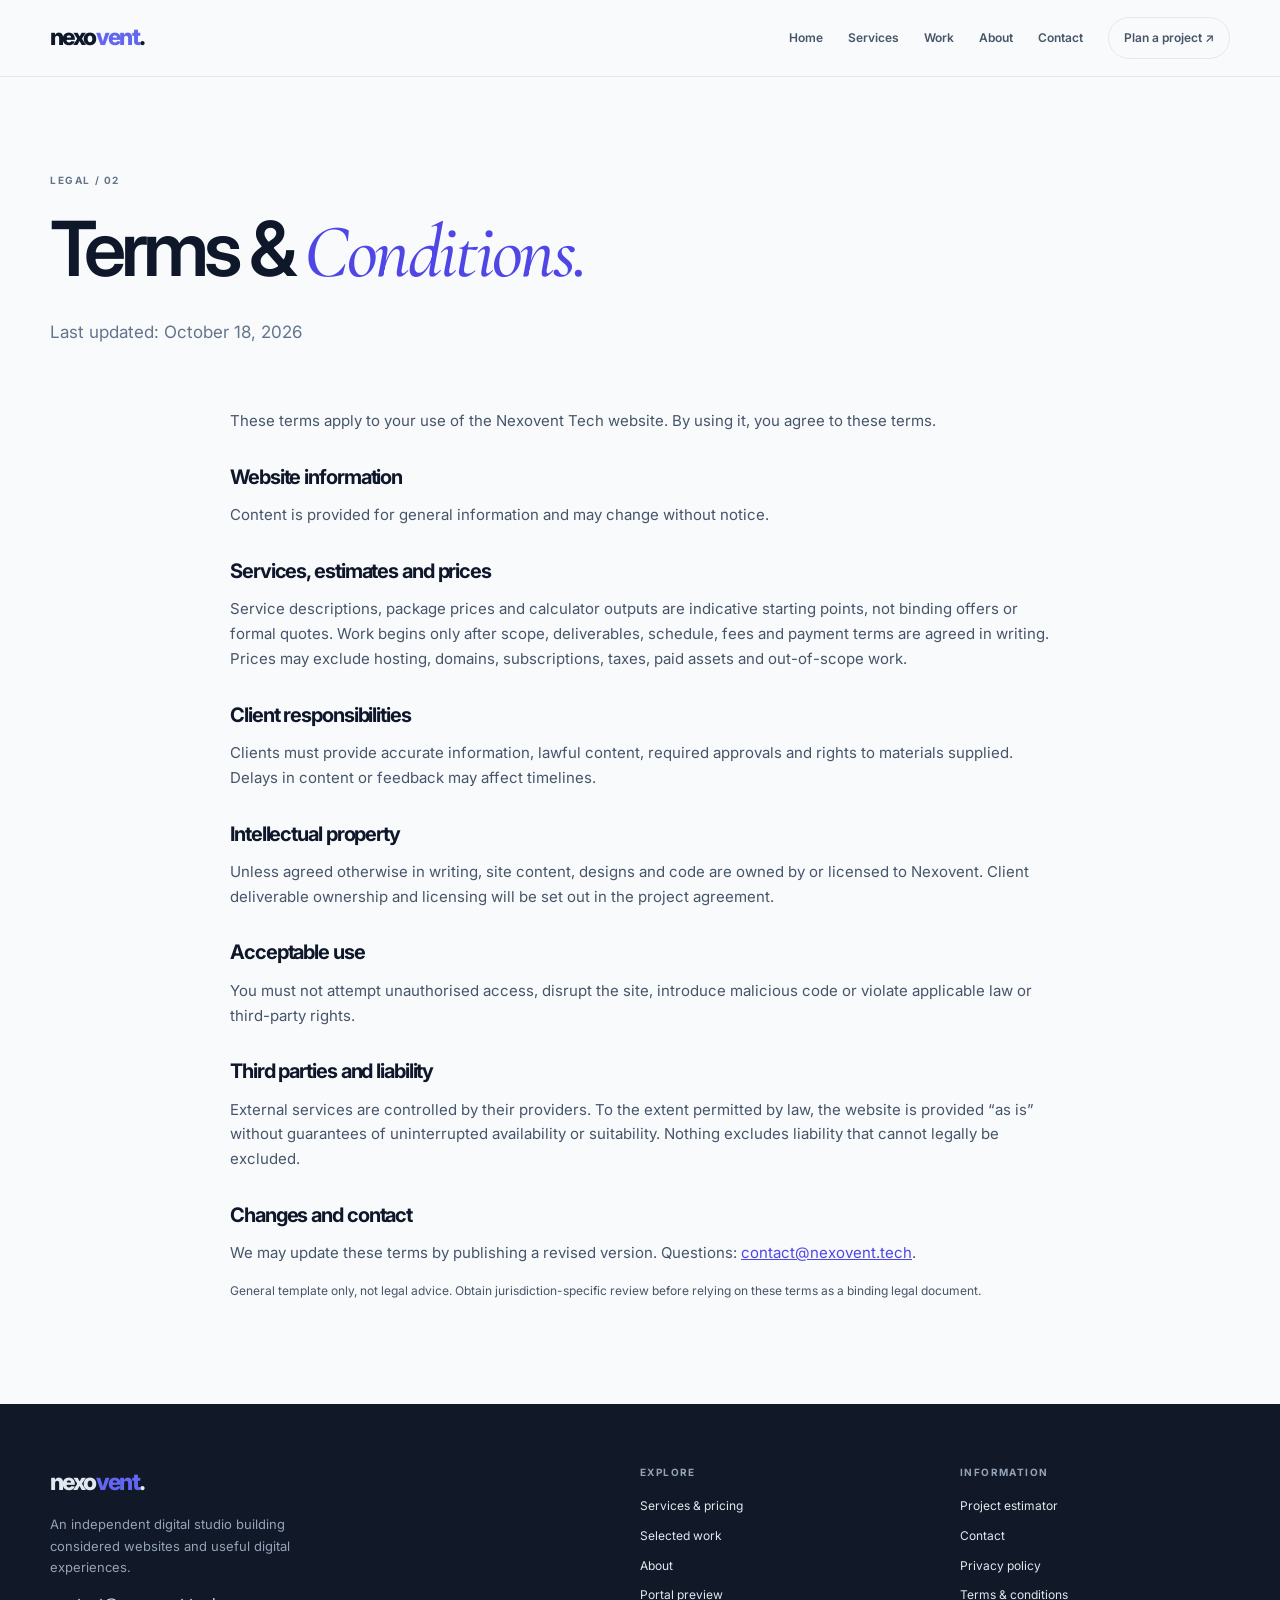
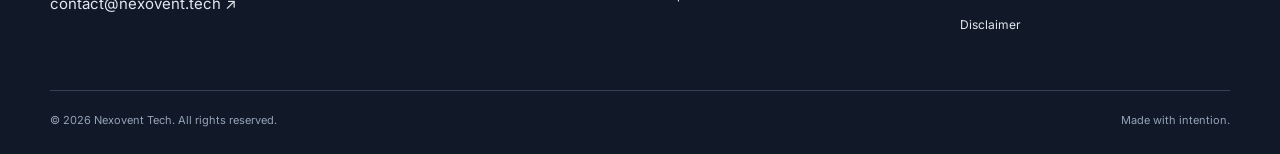
<file: terms.html>
<!doctype html><html lang="en"><head><meta charset="utf-8"><meta name="viewport" content="width=device-width,initial-scale=1"><title>Terms & Conditions — Nexovent</title><link rel="stylesheet" href="css/tokens.css"><link rel="stylesheet" href="css/base.css"><link rel="stylesheet" href="css/components.css"><link rel="stylesheet" href="css/responsive.css"></head><body><div id="site-header"></div><main><section class="page-hero wrap compact"><p class="eyebrow">LEGAL / 02</p><h1>Terms & <em>Conditions.</em></h1><p class="lede">Last updated: October 18, 2026</p></section><section class="section wrap legal-copy"><p>These terms apply to your use of the Nexovent Tech website. By using it, you agree to these terms.</p><h2>Website information</h2><p>Content is provided for general information and may change without notice.</p><h2>Services, estimates and prices</h2><p>Service descriptions, package prices and calculator outputs are indicative starting points, not binding offers or formal quotes. Work begins only after scope, deliverables, schedule, fees and payment terms are agreed in writing. Prices may exclude hosting, domains, subscriptions, taxes, paid assets and out-of-scope work.</p><h2>Client responsibilities</h2><p>Clients must provide accurate information, lawful content, required approvals and rights to materials supplied. Delays in content or feedback may affect timelines.</p><h2>Intellectual property</h2><p>Unless agreed otherwise in writing, site content, designs and code are owned by or licensed to Nexovent. Client deliverable ownership and licensing will be set out in the project agreement.</p><h2>Acceptable use</h2><p>You must not attempt unauthorised access, disrupt the site, introduce malicious code or violate applicable law or third-party rights.</p><h2>Third parties and liability</h2><p>External services are controlled by their providers. To the extent permitted by law, the website is provided “as is” without guarantees of uninterrupted availability or suitability. Nothing excludes liability that cannot legally be excluded.</p><h2>Changes and contact</h2><p>We may update these terms by publishing a revised version. Questions: <a href="mailto:contact@nexovent.tech">contact@nexovent.tech</a>.</p><p class="fine-print">General template only, not legal advice. Obtain jurisdiction-specific review before relying on these terms as a binding legal document.</p></section></main><div id="site-footer"></div><script src="data/site.js"></script><script src="js/main.js"></script></body></html>
</file>
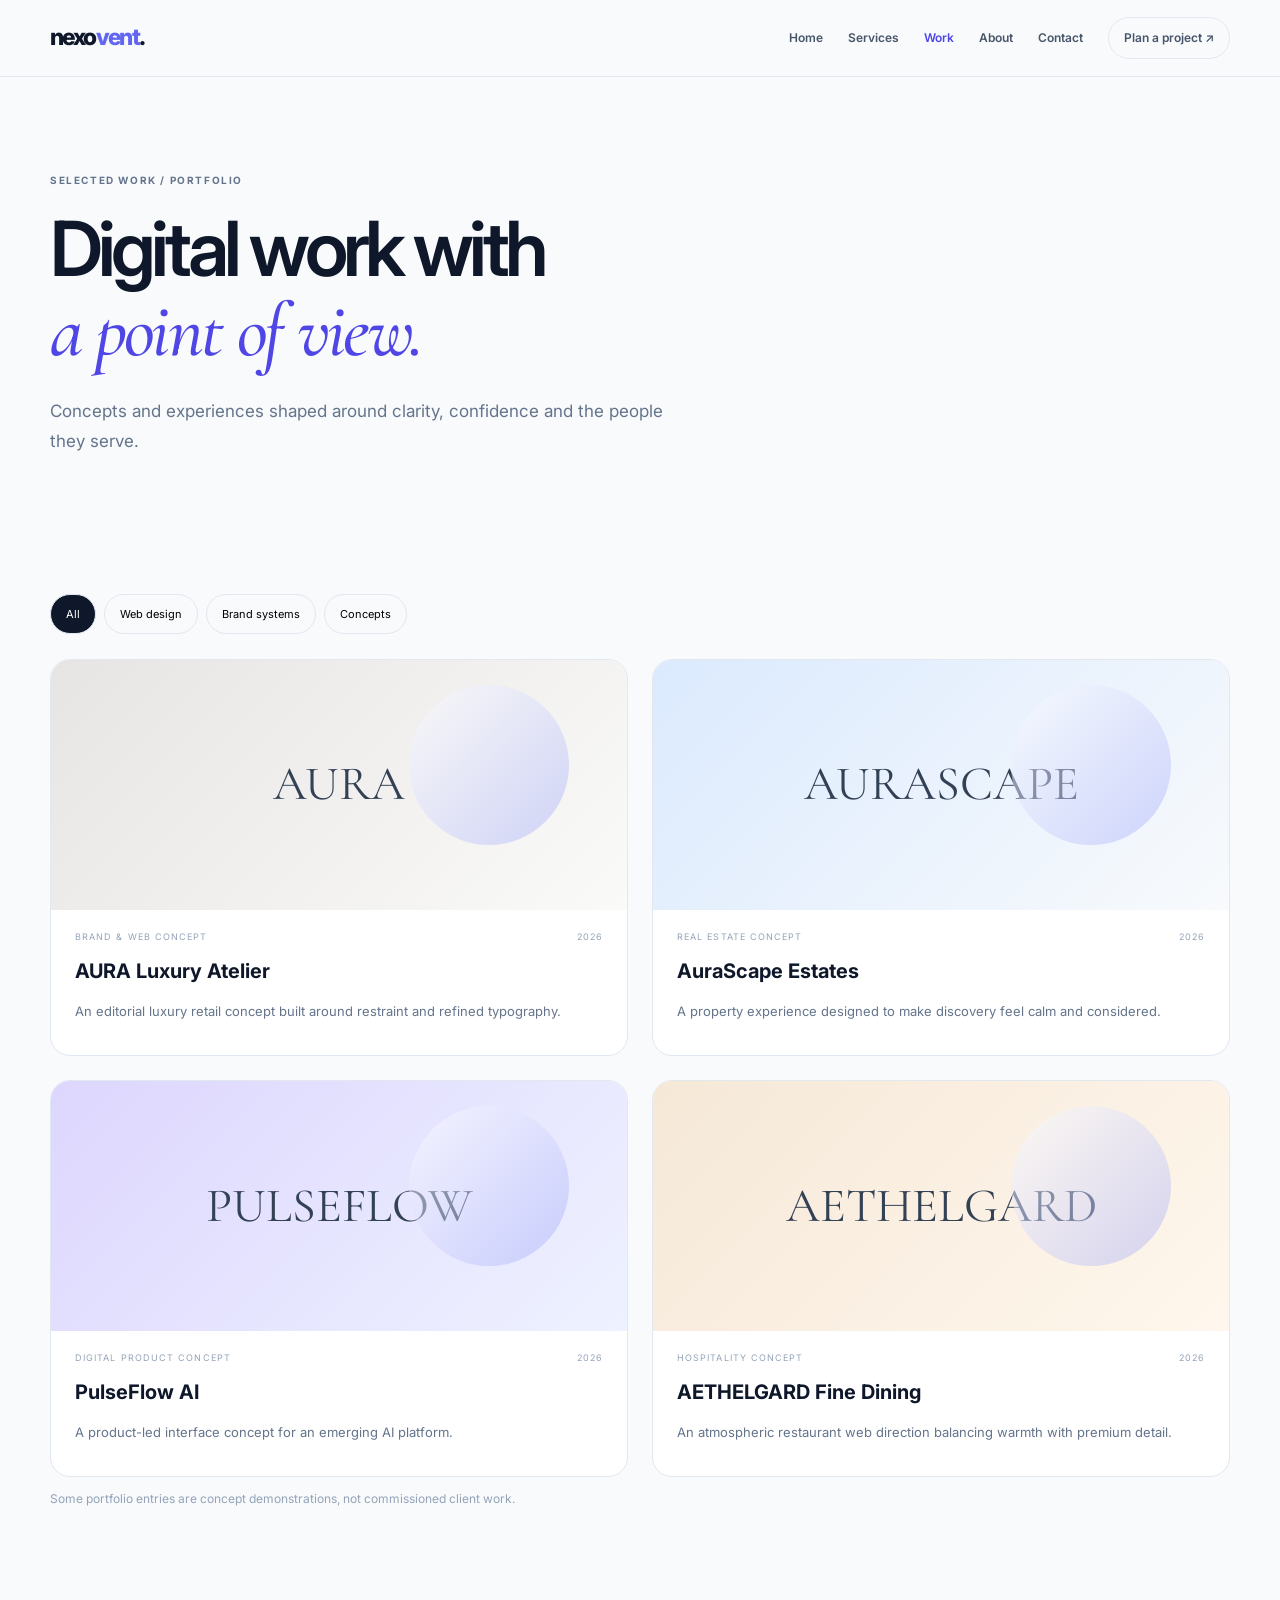
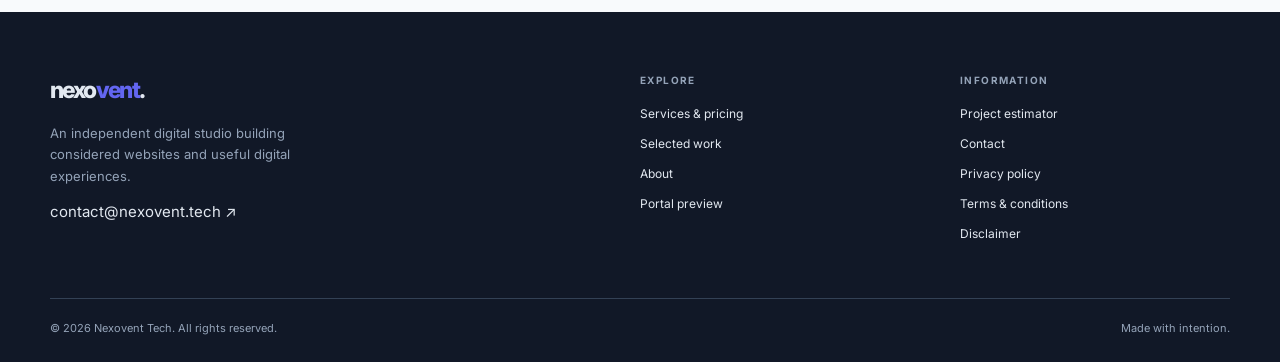
<file: work.html>
<!doctype html><html lang="en"><head><meta charset="utf-8"><meta name="viewport" content="width=device-width,initial-scale=1"><title>Selected Work — Nexovent</title><link rel="stylesheet" href="css/tokens.css"><link rel="stylesheet" href="css/base.css"><link rel="stylesheet" href="css/components.css"><link rel="stylesheet" href="css/responsive.css"></head><body><div id="site-header"></div><main><section class="page-hero wrap"><p class="eyebrow">SELECTED WORK / PORTFOLIO</p><h1>Digital work with<br><em>a point of view.</em></h1><p class="lede">Concepts and experiences shaped around clarity, confidence and the people they serve.</p></section><section class="section wrap"><div class="filter-bar" id="project-filters"><button class="filter active" data-filter="all">All</button><button class="filter" data-filter="web">Web design</button><button class="filter" data-filter="brand">Brand systems</button><button class="filter" data-filter="concept">Concepts</button></div><div id="all-projects" class="project-grid"></div><p class="fine-print">Some portfolio entries are concept demonstrations, not commissioned client work.</p></section></main><div id="site-footer"></div><script src="data/site.js"></script><script src="data/projects.js"></script><script src="js/main.js"></script><script src="js/showcase.js"></script></body></html>
</file>
<file: css/tokens.css>
:root{--paper:#f8fafc;--paper-2:#f1f5f9;--white:#fff;--ink:#0f172a;--muted:#64748b;--line:#e2e8f0;--accent:#6366f1;--accent-dark:#4f46e5;--accent-soft:rgba(99,102,241,.09);--radius:20px;--radius-lg:30px;--shadow:0 24px 70px rgba(15,23,42,.08);--font:Inter,"Avenir Next",system-ui,-apple-system,sans-serif;--serif:"Cormorant Garamond",Georgia,serif;--max:1180px;--ease:cubic-bezier(.2,.75,.25,1)}
</file>
<file: css/base.css>
@import url('https://fonts.googleapis.com/css2?family=Cormorant+Garamond:ital,wght@0,500;0,600;1,500;1,600&family=Inter:wght@400;500;600;700;800&display=swap');*{box-sizing:border-box}html{scroll-behavior:smooth}body{margin:0;background:var(--paper);color:var(--ink);font-family:var(--font);font-size:15px;line-height:1.65;-webkit-font-smoothing:antialiased}a{color:inherit;text-decoration:none}button,input,textarea,select{font:inherit}img{max-width:100%;display:block}.wrap{width:min(var(--max),calc(100% - 48px));margin-inline:auto}.section{padding:90px 0}.soft{background:var(--paper-2);border-block:1px solid var(--line)}.eyebrow{font-size:10px;letter-spacing:.16em;font-weight:700;color:var(--muted);margin:0 0 20px}.hero{min-height:620px;display:grid;grid-template-columns:1fr .9fr;align-items:center;gap:45px;padding-block:60px}.hero h1,.page-hero h1,.not-found h1{font-size:clamp(42px,6vw,76px);line-height:1.04;letter-spacing:-.065em;font-weight:600;margin:0 0 25px}.hero h1 em,.page-hero h1 em,h2 em{font-family:var(--serif);font-weight:500;letter-spacing:-.035em;color:var(--accent-dark)}h2{font-size:clamp(34px,4.5vw,52px);line-height:1.12;letter-spacing:-.055em;margin:0 0 28px}.lede{max-width:620px;font-size:17px;line-height:1.8;color:var(--muted)}.actions{display:flex;align-items:center;gap:22px;flex-wrap:wrap;margin-top:30px}.hero-foot{border-top:1px solid var(--line);margin-top:70px;padding-top:18px;color:#94a3b8;font-size:9px;letter-spacing:.12em}.page-hero{padding-top:95px;padding-bottom:30px}.page-hero.compact{padding-bottom:0}.text-link{font-size:13px;font-weight:600;border-bottom:1px solid #cbd5e1;padding-bottom:5px}.fine-print{font-size:12px;color:#94a3b8;line-height:1.7}.legal-copy{max-width:820px;padding-top:30px}.legal-copy h2{font-size:20px;margin:32px 0 8px}.legal-copy p{color:#475569}.legal-copy a,.consent a{color:var(--accent-dark);text-decoration:underline}.center{text-align:center}.two-column{display:grid;grid-template-columns:.8fr 1.2fr;gap:70px}.prose{color:var(--muted);font-size:16px}.not-found{padding-block:100px;min-height:65vh}::selection{background:rgba(99,102,241,.2)}
</file>
<file: css/components.css>
.site-header{position:sticky;top:0;z-index:20;background:rgba(248,250,252,.9);backdrop-filter:blur(16px);border-bottom:1px solid var(--line)}.nav-wrap{height:76px;display:flex;align-items:center;justify-content:space-between;gap:20px}.brand,.footer-brand{font-weight:800;letter-spacing:-.07em;font-size:23px}.brand span,.footer-brand span{color:var(--accent)}.nav-links{display:flex;align-items:center;gap:25px}.nav-links a{font-size:12px;font-weight:600;color:#475569}.nav-links a:hover,.nav-links a[aria-current=page]{color:var(--accent-dark)}.nav-cta{padding:10px 15px;border:1px solid var(--line);border-radius:99px}.menu-toggle{display:none}.site-footer{background:#111827;color:#e2e8f0;padding:60px 0 25px}.footer-main{display:grid;grid-template-columns:1.4fr .7fr .7fr;gap:50px;padding-bottom:45px}.footer-intro{max-width:300px;color:#94a3b8;font-size:13px}.footer-col strong{display:block;font-size:10px;letter-spacing:.14em;color:#94a3b8;margin-bottom:16px}.footer-col a{display:block;font-size:12px;margin:10px 0}.footer-bottom{border-top:1px solid #334155;padding-top:20px;display:flex;justify-content:space-between;color:#94a3b8;font-size:11px}.button{display:inline-flex;align-items:center;justify-content:center;gap:12px;padding:14px 20px;border-radius:99px;border:1px solid transparent;font-weight:700;font-size:12px;cursor:pointer;min-height:48px}.button.primary{background:var(--ink);color:white}.button.primary:hover{background:var(--accent-dark)}.button.wide{width:100%;border-radius:12px}.hero-art{height:420px;position:relative;overflow:hidden;border-radius:var(--radius-lg);background:radial-gradient(ellipse at 25% 25%,#e0e7ff,transparent 45%),linear-gradient(145deg,#f1f5f9,#e2e8f0)}.orb{position:absolute;width:250px;height:250px;border-radius:50%;top:35px;right:10px;background:linear-gradient(140deg,#fff,rgba(129,140,248,.35));box-shadow:0 30px 70px rgba(99,102,241,.14)}.glass-panel{position:absolute;top:105px;left:12%;width:76%;height:230px;padding:24px;border:1px solid #fff;border-radius:20px;background:rgba(255,255,255,.5);backdrop-filter:blur(18px);box-shadow:0 30px 70px #0f172a12;transform:rotate(-6deg);font-size:9px;letter-spacing:.15em;color:#64748b}.panel-line{height:7px;border-radius:8px;background:#6366f144;margin-top:30px;width:85%}.panel-line.short{width:55%;margin-top:12px;background:#0f172a18}.glass-panel b{position:absolute;bottom:20px;left:24px;color:#475569}.service-grid{display:grid;grid-template-columns:repeat(3,1fr);gap:16px}.service-card{background:white;border:1px solid var(--line);border-radius:var(--radius);padding:26px;min-height:220px;display:flex;flex-direction:column}.card-number{font-size:10px;color:var(--accent);letter-spacing:.15em;font-weight:700}.service-card h3{font-size:20px;margin:25px 0 8px}.service-card p,.project-info p{font-size:13px;color:var(--muted)}.service-card a{margin-top:auto;font-size:12px;font-weight:700}.project-grid{display:grid;grid-template-columns:repeat(2,1fr);gap:24px}.project-card{border-radius:var(--radius);overflow:hidden;background:white;border:1px solid var(--line)}.project-visual{height:250px;display:flex;align-items:center;justify-content:center;position:relative;background:linear-gradient(135deg,#e0e7ff,#f8fafc);overflow:hidden}.project-visual .visual-label{font-family:var(--serif);font-size:clamp(28px,4vw,48px);color:#334155}.visual-orb{position:absolute;width:160px;height:160px;border-radius:50%;right:10%;top:10%;background:linear-gradient(135deg,#fff9,#818cf855)}.project-info{padding:20px 24px}.project-meta{display:flex;justify-content:space-between;color:#94a3b8;font-size:9px;letter-spacing:.12em}.project-info h3{margin:10px 0 4px;font-size:20px}.filter-bar{display:flex;gap:8px;flex-wrap:wrap;margin-bottom:25px}.filter{background:transparent;border:1px solid var(--line);border-radius:99px;padding:10px 15px;font-size:11px;cursor:pointer}.filter.active{background:var(--ink);color:white}.split-cta{display:grid;grid-template-columns:1.2fr .8fr;gap:55px;align-items:center;padding:45px;border:1px solid var(--line);border-radius:var(--radius-lg);background:linear-gradient(135deg,#fff,#f1f5ff)}.split-cta p,.contact-card p{color:var(--muted)}.price-preview,.contact-card,.contact-form{padding:28px;background:white;border:1px solid var(--line);border-radius:var(--radius)}.price-preview strong{font-size:60px;letter-spacing:-.07em}.pricing-grid{display:grid;grid-template-columns:repeat(3,1fr);gap:16px;margin:30px 0}.price-card{border:1px solid var(--line);border-radius:var(--radius);background:white;padding:28px;display:flex;flex-direction:column}.price-card.featured{border-color:#818cf8}.price-card h3{margin:12px 0 0}.price-card .price{font-size:45px;font-weight:700;letter-spacing:-.07em}.price-card .price small{font-size:12px;color:var(--muted);letter-spacing:0}.price-card p,.price-card li{font-size:12px;color:var(--muted)}.price-card ul{padding-left:18px;line-height:2;margin-bottom:25px}.price-card .button{margin-top:auto}.form-step{border:0;border-bottom:1px solid var(--line);padding:0 0 28px;margin:0 0 28px;min-width:0}.form-step legend{font-size:18px;font-weight:700;margin-bottom:16px}.estimator-layout{display:grid;grid-template-columns:minmax(0,1fr) 300px;gap:45px;align-items:start}.choice-grid,.check-list,.budget-options{display:grid;grid-template-columns:repeat(2,1fr);gap:10px}.choice-option input,.budget-option input{position:absolute;opacity:0}.choice-option label,.budget-option label{display:block;border:1px solid var(--line);border-radius:12px;background:white;padding:15px;cursor:pointer;font-size:13px;font-weight:700}.choice-option label small,.budget-option label small{display:block;font-weight:400;color:var(--muted);margin-top:5px}.choice-option input:checked+label,.budget-option input:checked+label{border-color:var(--accent);background:var(--accent-soft)}.check-option{display:flex;gap:9px;font-size:12px;color:#475569}.check-option input,.consent input{accent-color:var(--accent)}.field-label{display:block;font-size:12px;font-weight:700;margin:16px 0;color:#334155}.field-label input,.field-label textarea,.field-label select,.form-step select{display:block;width:100%;border:1px solid #cbd5e1;background:white;border-radius:10px;padding:12px;margin-top:7px}.field-grid{display:grid;grid-template-columns:1fr 1fr;gap:0 14px}.estimate-summary{position:sticky;top:100px;border:1px solid var(--line);border-radius:var(--radius);padding:24px;background:white}.summary-line{display:flex;justify-content:space-between;gap:12px;padding:13px 0;border-bottom:1px solid var(--line);font-size:11px;color:var(--muted)}.summary-line strong{color:var(--ink)}.summary-note{font-size:12px;color:var(--muted)}.consent{display:flex;gap:9px;font-size:11px;color:var(--muted);margin:20px 0}.contact-layout{display:grid;grid-template-columns:.85fr 1.15fr;gap:24px}.contact-card h2,.contact-form h2{font-size:30px;letter-spacing:-.05em}.email-link{display:inline-block;color:var(--accent-dark);font-weight:700;margin:12px 0}.values-grid{display:grid;grid-template-columns:repeat(3,1fr);gap:25px}.values-grid article{border-top:1px solid #cbd5e1;padding-top:18px}.values-grid article span{color:var(--accent)}.portal-window{display:grid;grid-template-columns:200px 1fr;border:1px solid var(--line);border-radius:var(--radius);overflow:hidden;background:white}.portal-side{padding:24px;background:#f8fafc;border-right:1px solid var(--line);display:flex;flex-direction:column;gap:9px}.portal-logo{font-size:28px;font-weight:800}.portal-logo span{color:var(--accent)}.portal-side>a{font-size:12px;padding:9px;color:#64748b}.portal-active{background:var(--accent-soft);color:var(--accent-dark)!important}.portal-content{padding:30px}.portal-top,.portal-stats span{font-size:9px;letter-spacing:.1em;color:#94a3b8}.portal-content h2{font-size:26px;margin-top:25px}.portal-content p,.milestone small{font-size:12px;color:var(--muted)}.portal-stats{display:grid;grid-template-columns:repeat(3,1fr);gap:10px;margin:25px 0}.portal-stats>div{border:1px solid var(--line);border-radius:10px;padding:12px}.portal-stats strong{display:block;font-size:12px}.progress{height:5px;background:#e2e8f0;border-radius:99px}.progress span{display:block;width:64%;height:100%;background:var(--accent)}.milestone{display:flex;gap:12px;align-items:center;border-bottom:1px solid var(--line);padding:14px 0}.milestone div{flex:1}.milestone strong{font-size:12px;display:block}
</file>
<file: css/responsive.css>
@media(max-width:900px){.hero{grid-template-columns:1fr}.hero-art{height:350px}.service-grid{grid-template-columns:repeat(2,1fr)}.estimator-layout{grid-template-columns:1fr}.estimate-summary{position:static;grid-row:1}.pricing-grid{grid-template-columns:1fr 1fr}.price-card:last-child{grid-column:span 2}.two-column{gap:30px}.split-cta{gap:25px}.contact-layout{grid-template-columns:1fr 1fr}}@media(max-width:650px){.wrap{width:calc(100% - 32px)}.section{padding:65px 0}.nav-wrap{height:66px}.menu-toggle{display:block;border:1px solid var(--line);background:white;border-radius:9px;padding:8px 12px}.nav-links{display:none;position:absolute;top:66px;left:0;right:0;background:var(--paper);padding:18px 22px;border-bottom:1px solid var(--line);flex-direction:column;align-items:stretch;gap:0}.nav-links.open{display:flex}.nav-links a{padding:11px 0}.hero{padding-block:45px;min-height:0}.hero h1,.page-hero h1,.not-found h1{font-size:clamp(40px,12vw,58px)}.hero-art{height:290px}.hero-foot{margin-top:40px}.page-hero{padding-top:65px}.service-grid,.project-grid,.pricing-grid,.values-grid,.two-column,.split-cta,.contact-layout{grid-template-columns:1fr}.price-card:last-child{grid-column:auto}.project-visual{height:210px}.split-cta{padding:24px}.footer-main{grid-template-columns:1fr 1fr;gap:25px}.footer-main>div:first-child{grid-column:span 2}.footer-bottom{flex-direction:column;gap:8px}.choice-grid,.check-list,.budget-options,.field-grid{grid-template-columns:1fr}.portal-window{grid-template-columns:1fr}.portal-side{border-right:0;border-bottom:1px solid var(--line)}.portal-content{padding:20px 15px}.portal-stats{grid-template-columns:1fr}.legal-copy{padding-top:20px}}@media(prefers-reduced-motion:reduce){html{scroll-behavior:auto}}
</file>
